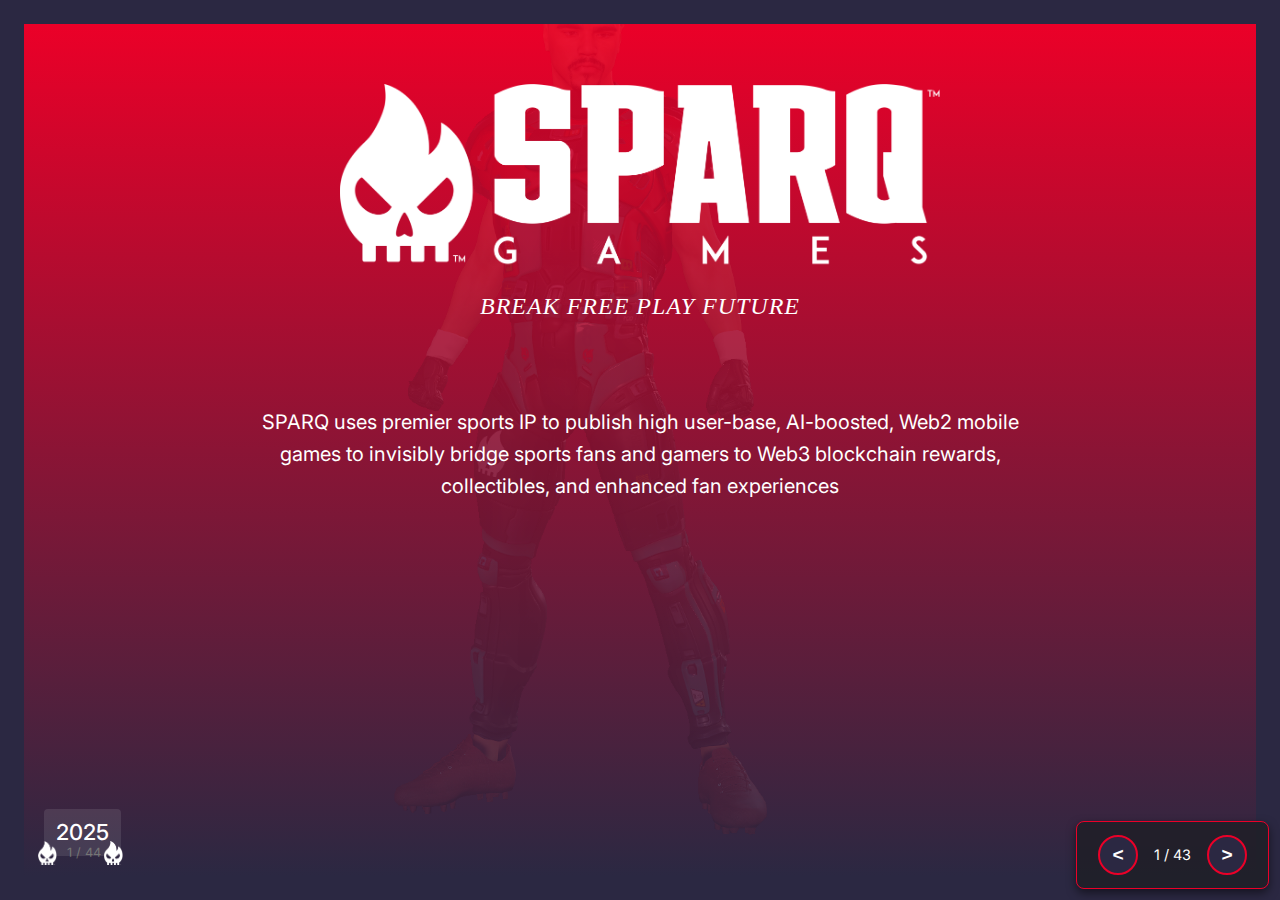
<file: index.html>
<!DOCTYPE html>
<html lang="en">
<head>
    <meta charset="UTF-8">
    <meta name="viewport" content="width=device-width, initial-scale=1.0">
    <title>Sparq Games - Pitch Deck</title>
    <link rel="preconnect" href="https://fonts.googleapis.com">
    <link rel="preconnect" href="https://fonts.gstatic.com" crossorigin>
    <link href="https://fonts.googleapis.com/css2?family=Inter:wght@300;400;500;600;700&display=swap" rel="stylesheet">
    <link rel="stylesheet" href="css/fonts.css">
    <link rel="stylesheet" href="css/styles.css">
    <link rel="stylesheet" href="css/slides.css">
    <link rel="stylesheet" href="css/new_slides.css">
    <link rel="stylesheet" href="css/slide1.css">
</head>
<body>
    <div class="presentation-container">
        <!-- Slide navigation controls -->
        <div class="nav-controls">
            <button class="nav-btn prev-btn" onclick="prevSlide()">&lt;</button>
            <span id="slide-counter">1 / 44</span>
            <button class="nav-btn next-btn" onclick="nextSlide()">&gt;</button>
        </div>

        <!-- Slides Container -->
        <div class="slides-container">
            <!-- Slide 1: SPARQ Logo -->
            <section class="slide slide-active" id="slide-1">
                <div class="slide1-bg">
                    <div class="hero-bg-overlay"></div>
                    <div class="content sparq-intro">
                        <div class="logo-container">
                            <img src="attached_assets/Logo_Skull_Wordmark(White).png" alt="SPARQ - BREAK FREE PLAY FUTURE" class="main-logo">
                            <p class="tagline">BREAK FREE PLAY FUTURE</p>
                        </div>
                        <div class="intro-content">
                            <p class="centered-text intro-text">SPARQ uses premier sports IP to publish high user-base, AI-boosted, Web2 mobile games to invisibly bridge sports fans and gamers to Web3 blockchain rewards, collectibles, and enhanced fan experiences</p>
                        </div>
                        <div class="slide1-footer">
                            <div class="year-text">2025</div>
                        </div>
                        <!-- Slide Footer with Skull Logo -->
                        <div class="slide-footer">
                        <img src="attached_assets/Footer_Logo_Skull(White).png" alt="Sparq Skull Logo" class="footer-logo-img">
                        <span class="slide-footer-text">1 / 44</span>
                    </div>
                </div>
            </section>

            <!-- Slide 2: Mission -->
            <section class="slide gradient-bg-dark" id="slide-2">
                <div class="content mission">
                    <div class="header">
                        <h1 class="title text-teal font-adam text-uppercase">Mission</h1>
                    </div>
                    <div class="mission-content">
                        <p class="text-white mb-sm">We're on a mission to disrupt the gaming industry with a revolutionary mobile game publishing platform that harnesses the power of modern technologies and cutting-edge AI.</p>
                        <p class="text-white mb-sm">Our goal is to create the most fun, immersive, and engaging mobile sports games in the world, while fostering a culture of creativity, innovation, and happiness.</p>
                        
                        <div class="values-section mt-sm">
                            <h3 class="accent-title text-white text-center mb-sm">Our Core Values</h3>
                            <div class="grid-3x3">
                                <div class="grid-item">
                                    <h4 class="text-red font-adam mb-xs">People-Centric</h4>
                                    <ul>
                                        <li>We prioritize the well-being, happiness, and growth of our employees, athletes, and gamers</li>
                                        <li>We strive to create a workplace that defies industry labor challenges, where people can thrive, grow, and love what they do</li>
                                    </ul>
                                </div>
                                <div class="grid-item">
                                    <h4 class="text-red font-adam mb-xs">Unleash Creativity</h4>
                                    <ul>
                                        <li>We empower our employees to focus on the most exciting and creative aspects of their job, leveraging AI to eliminate tedious tasks and unlock human potential</li>
                                    </ul>
                                </div>
                                <div class="grid-item">
                                    <h4 class="text-red font-adam mb-xs">Enrich Lives</h4>
                                    <ul>
                                        <li>We partner with athletes to help them build their brand, achieve financial enrichment, and secure a brighter future</li>
                                    </ul>
                                </div>
                                <div class="grid-item">
                                    <h4 class="text-red font-adam mb-xs">Fun Above All</h4>
                                    <ul>
                                        <li>We're dedicated to crafting games that are ridiculously fun, merging the worlds of sports fans and sports gamers to create a vibrant, interactive, and inclusive community. We listen to feedback, iterate, and innovate to deliver the best gaming experiences possible</li>
                                    </ul>
                                </div>
                            </div>
                        </div>
                    </div>
                    
                    <!-- Slide Footer with Skull Logo -->
                    <div class="slide-footer">
                        <img src="attached_assets/Footer_Logo_Skull(White).png" alt="Sparq Skull Logo" class="footer-logo-img">
                        <span class="slide-footer-text">2 / 44</span>
                    </div>
                </div>
            </section>

            <!-- Slide 3: Web3 Simplified -->
            <section class="slide gradient-bg-teal" id="slide-3">
                <div class="content web3-simplified">
                    <div class="header">
                        <h1 class="title text-white font-adam text-uppercase">Web3 Simplified</h1>
                    </div>
                    <div class="web3-content">
                        <p class="text-white mb-sm">Web3 is the next internet evolution where users own and control their digital assets, data, and online experiences</p>
                        
                        <div class="web-evolution mb-sm">
                            <div class="three-column">
                                <div class="web-column">
                                    <h3 class="font-neodex text-white mb-xs">Web 1</h3>
                                    <div class="web-icon mb-xs">
                                        <svg width="40" height="40" viewBox="0 0 24 24" fill="none" xmlns="http://www.w3.org/2000/svg">
                                            <path d="M12 4V8M3 8H21H3ZM5 8V18C5 19.1046 5.89543 20 7 20H17C18.1046 20 19 19.1046 19 18V8H5Z" stroke="white" stroke-width="2" stroke-linecap="round" stroke-linejoin="round"/>
                                        </svg>
                                    </div>
                                    <p class="text-white mb-xs"><strong>READ-ONLY</strong></p>
                                    <ul>
                                        <li>Consuming information</li>
                                    </ul>
                                </div>
                                
                                <div class="web-column">
                                    <h3 class="font-neodex text-white mb-xs">Web 2</h3>
                                    <div class="web-icon mb-xs">
                                        <svg width="40" height="40" viewBox="0 0 24 24" fill="none" xmlns="http://www.w3.org/2000/svg">
                                            <path d="M12 4V8M3 8H21H3ZM5 8V18C5 19.1046 5.89543 20 7 20H17C18.1046 20 19 19.1046 19 18V8H5Z" stroke="white" stroke-width="2" stroke-linecap="round" stroke-linejoin="round"/>
                                            <path d="M8 12L10 14L16 10" stroke="white" stroke-width="2" stroke-linecap="round" stroke-linejoin="round"/>
                                        </svg>
                                    </div>
                                    <p class="text-white mb-xs"><strong>READ-WRITE</strong></p>
                                    <ul>
                                        <li>Creating content on platforms owned by big companies like Facebook and YouTube who take ownership of your content</li>
                                    </ul>
                                </div>
                                
                                <div class="web-column highlight">
                                    <h3 class="font-neodex text-red mb-xs">Web 3</h3>
                                    <div class="web-icon mb-xs">
                                        <svg width="40" height="40" viewBox="0 0 24 24" fill="none" xmlns="http://www.w3.org/2000/svg">
                                            <path d="M12 4V8M3 8H21H3ZM5 8V18C5 19.1046 5.89543 20 7 20H17C18.1046 20 19 19.1046 19 18V8H5Z" stroke="#EB0028" stroke-width="2" stroke-linecap="round" stroke-linejoin="round"/>
                                            <path d="M8 12L10 14L16 10" stroke="#EB0028" stroke-width="2" stroke-linecap="round" stroke-linejoin="round"/>
                                            <circle cx="12" cy="12" r="3" stroke="#EB0028" stroke-width="2"/>
                                        </svg>
                                    </div>
                                    <p class="text-red mb-xs"><strong>READ-WRITE-OWN</strong></p>
                                    <ul>
                                        <li>You actually own your pieces of the digital world</li>
                                    </ul>
                                </div>
                            </div>
                        </div>
                        
                        <div class="web3-approach mt-sm">
                            <div class="grid-item">
                                <p>Web3 represents a fundamental economic shift comparable to the rise of smartphones or e-commerce, creating trillions in market value as it transitions from early adopters to mainstream users.</p>
                                <p>Web3 is rewiring how ownership and value work in the digital realm, creating new markets and opportunities that extend far beyond cryptocurrencies.</p>
                            </div>
                        </div>
                    </div>
                    
                    <!-- Slide Footer with Skull Logo -->
                    <div class="slide-footer">
                        <img src="attached_assets/Footer_Logo_Skull(White).png" alt="Sparq Skull Logo" class="footer-logo-img">
                        <span class="slide-footer-text">3 / 44</span>
                    </div>
                </div>
            </section>

            <!-- Slide 4: The Problem -->
            <section class="slide" id="slide-4">
                <div class="content problem">
                    <div class="header">
                        <h1 class="title">The Problem</h1>
                    </div>
                    <div class="problem-content">
                        <p>Web3 must cross the adoption gap to unlock billions in massive economic value – beyond the current, paltry 5% Web3 penetration rate – by making it easier to understand and enjoy for the next generation of users</p>
                        
                        <div class="stats-group">
                            <div class="stat-item">
                                <h3>$229B</h3>
                                <p>Web3 blockchain market projected by 2034 (44.9% CAGR from 2024)</p>
                            </div>
                            
                            <div class="stat-item">
                                <h3>5%</h3>
                                <p>Only 5% of total addressable market captured today because the industry has made it too complex</p>
                                <ul>
                                    <li>11 market points remain in Early Adopters segment</li>
                                    <li>35 market points in untapped Early Majority</li>
                                </ul>
                            </div>
                            
                            <div class="stat-item">
                                <h3>Critical challenge:</h3>
                                <p>Bridging the gap between tech-savvy early adopters and mainstream pragmatic users</p>
                            </div>
                        </div>
                        
                        <div class="chart-section">
                            <p>[Chart showing market penetration rates with dollar values: $5.7B, $31B, $77B]</p>
                            <p class="text-center">No fans in the stands! Penetration Rate</p>
                        </div>
                        
                        <div class="solution-callout">
                            <h3 class="red-glow">SPARQ SOLVES THIS CHALLENGE</h3>
                        </div>
                    </div>
                    
                    <!-- Slide Footer with Skull Logo -->
                    <div class="slide-footer">
                        <img src="attached_assets/Footer_Logo_Skull(White).png" alt="Sparq Skull Logo" class="footer-logo-img">
                        <span class="slide-footer-text">4 / 44</span>
                    </div>
                </div>
            </section>

            <!-- Slide 5: Web3 Games Failed to Match Web2 Mobile Game Success -->
            <section class="slide" id="slide-5">
                <div class="content web3-games-failure">
                    <div class="header">
                        <h1 class="title">Web3 Games Failed to Match Web2 Mobile Game Success</h1>
                    </div>
                    <div class="web3-failure-content">
                        <p>Web3 games have failed miserably to achieve the same level of mass user adoption and financial success as traditional Web2 mobile games</p>
                        
                        <div class="failure-reasons">
                            <div class="reason">
                                <h3>High Startup Costs</h3>
                                <ul>
                                    <li>Web3 games cost too much for players versus F2P (free to play)</li>
                                    <li>Users need to purchase NFTs or tokens just to begin playing</li>
                                </ul>
                            </div>
                            
                            <div class="reason">
                                <h3>Speculation Focus</h3>
                                <ul>
                                    <li>Web3 games became speculation vehicles rather than entertainment</li>
                                    <li>The "play-to-earn" model prioritized financial returns over enjoyable gameplay, attracting investors rather than gamers</li>
                                </ul>
                            </div>
                            
                            <div class="reason">
                                <h3>Unsustainable Economics</h3>
                                <ul>
                                    <li>Web3 games relied on new player inflows to sustain their economies</li>
                                    <li>When growth slowed, token values collapsed, causing mass player exodus</li>
                                </ul>
                            </div>
                            
                            <div class="reason">
                                <h3>User Experience Problems</h3>
                                <ul>
                                    <li>Things like setting up crypto wallets, purchasing tokens, and understanding blockchain created friction for users accustomed to one-click app downloads</li>
                                    <li>Web3 games prioritized tokenomics over polished, engaging gameplay</li>
                                </ul>
                            </div>
                            
                            <div class="reason">
                                <h3>Technical Issues</h3>
                                <ul>
                                    <li>Blockchain limitations created problems with transaction speeds, gas fees, and overall performance that traditional games don't face</li>
                                </ul>
                            </div>
                            
                            <div class="reason">
                                <h3>Market and Design Challenges</h3>
                                <ul>
                                    <li>Misaligned incentives meant Web3 games struggle with balancing player economics, developer sustainability, and investor returns, creating fundamental economic design challenges</li>
                                </ul>
                            </div>
                            
                            <div class="reason">
                                <h3>Limited Target Audience</h3>
                                <ul>
                                    <li>The overlap between cryptocurrency enthusiasts and gamers is smaller than anticipated, limiting the potential user base</li>
                                </ul>
                            </div>
                            
                            <div class="reason">
                                <h3>Regulatory Uncertainty</h3>
                                <ul>
                                    <li>Concerns about gambling laws, securities regulations, and taxation have complicated the Web3 gaming landscape</li>
                                </ul>
                            </div>
                        </div>
                    </div>
                    
                    <!-- Slide Footer with Skull Logo -->
                    <div class="slide-footer">
                        <img src="attached_assets/Footer_Logo_Skull(White).png" alt="Sparq Skull Logo" class="footer-logo-img">
                        <span class="slide-footer-text">5 / 44</span>
                    </div>
                </div>
            </section>

            <!-- Slide 6: By Contrast, Mobile Gaming is Recession Proof -->
            <section class="slide" id="slide-6">
                <div class="content recession-proof">
                    <div class="header">
                        <h1 class="title">By Contrast, Mobile Gaming is Recession Proof</h1>
                    </div>
                    <div class="recession-content">
                        <p>Mobile games have grown in popularity through every single economic cycle since inception</p>
                        <p>Mobile gaming is 2X the size of music and film combined and generates 53% of the total gaming category with a CAGR of 18.2% through 2032</p>
                        
                        <div class="recession-insights">
                            <ul>
                                <li>Consumer behavior consistently shows a flight to affordable digital entertainment in uncertain times, making mobile games a staple hobby whether the stock market is soaring or slumping</li>
                                <li>The 2008 crisis proved that mobile games could thrive as cheap entertainment as other options faltered</li>
                                <li>The 2020 COVID crash supercharged mobile gaming usage and revenue to unprecedented levels</li>
                                <li>The current 2024 period finds mobile gaming usage high and widespread</li>
                                <li>The mobile games industry has weathered any downturn with remarkable resilience, adapting to consumer needs and emerging even larger in audience size after each crisis</li>
                            </ul>
                            <p>Source: Sensor Tower, December 2025 Research Paper</p>
                        </div>
                    </div>
                    
                    <!-- Slide Footer with Skull Logo -->
                    <div class="slide-footer">
                        <img src="attached_assets/Footer_Logo_Skull(White).png" alt="Sparq Skull Logo" class="footer-logo-img">
                        <span class="slide-footer-text">6 / 44</span>
                    </div>
                </div>
            </section>

            <!-- Slide 7: COLLEGE SPORTS -->
            <section class="slide" id="slide-7">
                <div class="content college-sports">
                    <div class="header">
                        <h1 class="title">COLLEGE SPORTS:<br>The Multi-Billion Dollar IP Powerhouse Feeding Sparq's Games Slate</h1>
                    </div>
                    <div class="college-content">
                        <p>Our college sports license represents access to the most valuable and passionate fan ecosystem in global sports, with revenue exceeding major professional leagues</p>
                        
                        <h3>Global Sports Leagues by Revenue in Billions (2023-24)</h3>
                        <div class="revenue-table">
                            <div class="revenue-row">
                                <div class="league">NFL</div>
                                <div class="amount">$19.0</div>
                            </div>
                            <div class="revenue-row">
                                <div class="league">NCAA College Sports</div>
                                <div class="amount">$18.9</div>
                            </div>
                            <div class="revenue-row">
                                <div class="league">MLB</div>
                                <div class="amount">$10.9</div>
                            </div>
                            <div class="revenue-row">
                                <div class="league">NBA</div>
                                <div class="amount">$9.9</div>
                            </div>
                            <div class="revenue-row">
                                <div class="league">Premier League</div>
                                <div class="amount">$6.5</div>
                            </div>
                            <div class="revenue-row">
                                <div class="league">NHL</div>
                                <div class="amount">$5.9</div>
                            </div>
                        </div>
                        
                        <div class="college-sections">
                            <div class="section">
                                <h3>PENT UP DEMAND</h3>
                                <ul>
                                    <li>Due to NIL litigation, gamers haven't had a game with NCAA trademarked athletes for over a DECADE</li>
                                    <li>65% of the U.S. 12+ have a favorite college sports team</li>
                                    <li>70% of college students play mobile games</li>
                                    <li>203 million mobile gamers in the United States</li>
                                    <li>EA's return in 06/24 with EA College Football 24 proved there's massive demand: $500M of sales in five (5) days</li>
                                </ul>
                            </div>
                            
                            <div class="section">
                                <h3>UNIQUE MARKET POSITION</h3>
                                <p>College sports occupies a distinct cultural position in the American sports landscape and the emotional connection to college teams transcends professional sports loyalty, creating unique monetization opportunities in gaming.</p>
                                <p>Source: Sports Media Watch, January 2025; Statistica, October 2024</p>
                            </div>
                        </div>
                    </div>
                    
                    <!-- Slide Footer with Skull Logo -->
                    <div class="slide-footer">
                        <img src="attached_assets/Footer_Logo_Skull(White).png" alt="Sparq Skull Logo" class="footer-logo-img">
                        <span class="slide-footer-text">7 / 44</span>
                    </div>
                </div>
            </section>

            <!-- Slide 8: Sparq Gaming Ecosystem -->
            <section class="slide" id="slide-8">
                <div class="content ecosystem">
                    <div class="header centered">
                        <h1 class="title">Sparq Gaming Ecosystem™</h1>
                    </div>
                    <div class="ecosystem-content">
                        <p>We're crossing the chasm to bring the value of Web3 to the next mass wave of digital consumers</p>
                        
                        <p>Sparq develops premium mobile sports games like our upcoming game, Crown U™, featuring NCAA College Sports licensed trademarks, uniforms, mascots, and stadiums, that secretly drive blockchain adoption by:</p>
                        
                        <ul>
                            <li>Building large-scale user bases through Web2 games with mass appeal
                                <ul>
                                    <li>Not forcing Web3 into the gaming session itself</li>
                                    <li>Web2 gamers outnumber Web3 gamers 100:1</li>
                                </ul>
                            </li>
                            <li>Seamlessly transitioning millions of players to blockchain rewards in The Sparq Locker Room™ without technical friction
                                <ul>
                                    <li>Web2 bridge to Web3</li>
                                </ul>
                            </li>
                            <li>Creating enhanced, on-target, ongoing value for sports fans while driving Web3 adoption with invisible blockchain integration</li>
                        </ul>
                        
                        <div class="ncaa-logo-container">
                            <!-- NCAA logo placeholder -->
                            <div class="ncaa-logo-placeholder">NCAA</div>
                        </div>
                    </div>
                    
                    <!-- Slide Footer with Skull Logo -->
                    <div class="slide-footer">
                        <img src="attached_assets/Footer_Logo_Skull(White).png" alt="Sparq Skull Logo" class="footer-logo-img">
                        <span class="slide-footer-text">8 / 44</span>
                    </div>
                </div>
            </section>

            <!-- Slide 9: The Playbook -->
            <section class="slide" id="slide-9">
                <div class="content playbook">
                    <div class="header">
                        <h1 class="title">The Playbook</h1>
                    </div>
                    <div class="playbook-content">
                        <p>Leverage massive Web2 sports fan bases and enhance their fan experience through Web3 to create the next wave of digital consumers without them knowing it</p>
                        
                        <div class="mass-adoption-playbook">
                            <h3>MASS ADOPTION PLAYBOOK</h3>
                            
                            <div class="playbook-steps">
                                <div class="step">
                                    <h4>Develop Addictive Web2 AAA Sports Games</h4>
                                    <ul>
                                        <li>AI-Driven Publishing System - Sparq Playmaker™</li>
                                        <li>Assemble a team which has intro'ed 35+ titles, 14 AAA IP plays, and 140+ years of gaming expertise</li>
                                        <li>Use AI to design and build Web2 mobile games with tens of millions of players each</li>
                                        <li>Web2 game building model analog is 'pure publisher' Scopely Games™, sold to Saudi-backed Savvy Games Group in June 2024 for $4.9 Billion</li>
                                    </ul>
                                </div>
                                
                                <div class="step">
                                    <h4>Leverage Proprietary Acquisition Engine</h4>
                                    <ul>
                                        <li>Proprietary Gamer Acquisition Engine - SparqPlug™</li>
                                        <li>Our proprietary tech stack accelerates growth and maximizes revenue from Web2 games</li>
                                    </ul>
                                </div>
                                
                                <div class="step">
                                    <h4>Seamless Web3 Integration</h4>
                                    <ul>
                                        <li>Convert millions of Web2 players to Web3 rewards and collectibles without complexity or friction or prior knowledge of Web3 in the Sparq Locker Room™</li>
                                    </ul>
                                </div>
                                
                                <div class="step">
                                    <h4>Community-Driven Virality</h4>
                                    <ul>
                                        <li>Create evangelists who expand our ecosystem through passionate word-of-mouth</li>
                                    </ul>
                                </div>
                            </div>
                        </div>
                        
                        <!-- SPARQ Games logo with tagline -->
                        <div class="sparq-logo-tagline">
                            <img src="attached_assets/Logo_Skull(White).png" alt="Sparq Skull Logo" class="footer-logo-img">
                            <span class="slide-footer-text"><p class="tagline">BREAK FREE PLAY FUTURE</p>
                        </div>
                    </div>
                    
                    <!-- Slide Footer with Skull Logo -->
                    <div class="slide-footer">
                        <img src="attached_assets/Footer_Logo_Skull(White).png" alt="Sparq Skull Logo" class="footer-logo-img">
                        <span class="slide-footer-text">9 / 44</span>
                    </div>
                </div>
            </section>

            <!-- Slide 10: Use AI Everywhere to Be Fast and Ultra-Efficient -->
            <section class="slide" id="slide-10">
                <div class="content ai-efficiency">
                    <div class="header">
                        <h1 class="title">Use AI Everywhere to Be Fast and Ultra-Efficient</h1>
                    </div>
                    <div class="ai-content">
                        <ul class="ai-applications-list">
                            <li>Game Genre Selection</li>
                            <li>Ad Monetization & Optimization</li>
                            <li>Game Development</li>
                            <li>Business Development</li>
                            <li>Organic & Paid User Acquisition</li>
                            <li>Competitive Intelligence</li>
                        </ul>
                        
                        <p>A.I. can enhance hundreds of aspects of game development and publishing, from design to monetization to partnerships</p>
                    </div>
                    
                    <!-- Slide Footer with Skull Logo -->
                    <div class="slide-footer">
                        <img src="attached_assets/Footer_Logo_Skull(White).png" alt="Sparq Skull Logo" class="footer-logo-img">
                        <span class="slide-footer-text">10 / 44</span>
                    </div>
                </div>
            </section>

            <!-- Slide 11: Media Coverage -->
            <section class="slide" id="slide-11">
                <div class="content media-coverage">
                    <div class="header">
                        <h1 class="title">Media Coverage</h1>
                    </div>
                    <div class="media-content">
                        <div class="media-quotes">
                            <div class="quote-item">
                                <p class="quote">"Sparq is not just building games – it's building an ecosystem where fans are rewarded for their passion."</p>
                                <p class="source">- CoinTrust</p>
                            </div>
                            
                            <div class="quote-item">
                                <p class="quote">"Sparq's combination of mobile-first design, licensed sports IP, and blockchain integration opens the door for a new type of sports game publisher."</p>
                                <p class="source">- VentureBeat</p>
                            </div>
                            
                            <div class="quote-item">
                                <p class="quote">"Sparq Bridges Collegiate Sports, Mobile Gaming, and Web3 to Fuel a Large-Scale Sports Gaming Ecosystem."</p>
                                <p class="source">- Mashable</p>
                            </div>
                        </div>
                        
                        <div class="media-screenshots">
                            <div class="screenshot">
                                <!-- Screenshots from media coverage -->
                                <p>[Screenshots of media coverage from VentureBeat, Mashable, and CoinTrust shown with headlines:]</p>
                                <ul>
                                    <li>"Sparq unveils Crown U mobile sports game with AI and blockchain"</li>
                                    <li>"Sparq Inc.™ Bridges Collegiate Sports, Mobile Gaming, and Web3 to Fuel Sports Gaming Ecosystem"</li>
                                    <li>"Sparq Expands Web3 in Sports with Sold-Out NFT Collection"</li>
                                </ul>
                            </div>
                        </div>
                    </div>
                    
                    <!-- Slide Footer with Skull Logo -->
                    <div class="slide-footer">
                        <img src="attached_assets/Footer_Logo_Skull(White).png" alt="Sparq Skull Logo" class="footer-logo-img">
                        <span class="slide-footer-text">11 / 44</span>
                    </div>
                </div>
            </section>

            <!-- Slide 12: Go To Market -->
            <section class="slide" id="slide-12">
                <div class="content go-to-market">
                    <div class="header">
                        <h1 class="title">Go To Market</h1>
                    </div>
                    <div class="gtm-content">
                        <p>AAA IP mobile sports games drive mass usage while the Sparq Locker Room™ delivers seamless, unmatched Web3 experiences with $SPARQ token rewards, exclusive sports collectibles, and premier brand sports promotions</p>
                        
                        <div class="gtm-strategy">
                            <ul>
                                <li><strong>Premium Sports IP Portfolio</strong>
                                    <ul>
                                        <li>Exclusive NCAA license with plans to secure three (3) more licenses and develop up to ten (10) AAA sports-based mobile games by 2030</li>
                                    </ul>
                                </li>
                                <li><strong>Team + AI Advantage</strong>
                                    <ul>
                                        <li>Industry-best Web2 game building talent leveraging advanced AI to create superior games at lower development costs and 1.5X speed</li>
                                    </ul>
                                </li>
                                <li><strong>Proprietary Acquisition Engine</strong>
                                    <ul>
                                        <li>AI-powered platform for efficient user acquisition and retention at scale</li>
                                    </ul>
                                </li>
                                <li><strong>Sparq Locker Room™</strong>
                                    <ul>
                                        <li>Seamless bridge connecting millions of Web2 gamers to Web3 rewards ecosystem</li>
                                    </ul>
                                </li>
                                <li><strong>Community-Driven Growth</strong>
                                    <ul>
                                        <li>Building engaged player communities that amplify reach and value</li>
                                    </ul>
                                </li>
                                <li><strong>Sustainable Tokenomics</strong>
                                    <ul>
                                        <li>Tier 1 exchange utility token designed for long-term ecosystem value creation</li>
                                    </ul>
                                </li>
                            </ul>
                        </div>
                    </div>
                    
                    <!-- Slide Footer with Skull Logo -->
                    <div class="slide-footer">
                        <img src="attached_assets/Footer_Logo_Skull(White).png" alt="Sparq Skull Logo" class="footer-logo-img">
                        <span class="slide-footer-text">12 / 44</span>
                    </div>
                </div>
            </section>

            <!-- Slide 13: Introducing the Sparq Locker Room -->
            <section class="slide" id="slide-13">
                <div class="content locker-room">
                    <div class="header centered">
                        <h1 class="title">Introducing the Sparq Locker Room™</h1>
                    </div>
                    <div class="locker-room-content">
                        <p>Tens of millions of sports fans can seamlessly transition to Web3 without ever seeing or noticing the technology that powers it</p>
                        
                        <div class="section-title">
                            <h3>Web3 Without the Friction</h3>
                            <h4>The Seamless Bridge</h4>
                        </div>
                        
                        <p>Our proprietary platform serves as the ultimate 'Trojan Horse' for blockchain adoption, eliminating complex barriers that have limited Web3 growth:</p>
                        
                        <ul class="feature-list">
                            <li>Earn digital rewards and $SPARQ tokens for simply playing authentic sports games you already love – with invisible Web3 hooks</li>
                            <li>Own and trade digital sports collectibles without crypto wallets or technical knowledge</li>
                            <li>Participate in exclusive promotions from sports and brand partners, as well as universities</li>
                            <li>Turn your rewards into FIAT currency and get deep and exclusive deals sponsored by major consumer brands</li>
                        </ul>
                        
                        <p>This friction-free onboarding strategy quietly converts mainstream gamers into Web3 participants, driving exponential ecosystem growth while maintaining the pure gaming experience.</p>
                        
                        <div class="quote-section">
                            <p class="quote">"Simple, appreciated sports-based benefits without the pain: collectibles, yield, rewards and more are to our games what popcorn and good friends are to the movie theatre. While not the main attraction, they sure make the experience so much better!"</p>
                            <p class="attribution">Dan "DA" Algattas,<br>Director – Company Strategy</p>
                        </div>
                    </div>
                    
                    <!-- Slide Footer with Skull Logo -->
                    <div class="slide-footer">
                        <img src="attached_assets/Footer_Logo_Skull(White).png" alt="Sparq Skull Logo" class="footer-logo-img">
                        <span class="slide-footer-text">13 / 44</span>
                    </div>
                </div>
            </section>

            <!-- Slide 14: Market Opportunity -->
            <section class="slide" id="slide-14">
                <div class="content market-opportunity">
                    <div class="header">
                        <h1 class="title">Market Opportunity</h1>
                    </div>
                    <div class="opportunity-content">
                        <p class="market-intro">Massive-sized, high-CAGR worlds of Web2 gaming, AI, sports business, and Web3 utility tokens intersect to create a simple, beautiful, two-headed unicorn</p>
                        
                        <div class="market-metrics">
                            <div class="market-metric">
                                <h3>Web3 market growing to $229 billion by 2034</h3>
                                <p>44.9% CAGR</p>
                            </div>
                            
                            <div class="market-metric">
                                <h3>AI market will grow to $1.3 trillion by 2030</h3>
                                <p>35.7% CAGR</p>
                            </div>
                            
                            <div class="market-metric">
                                <h3>Mobile game market will grow to $775.7 billion by 2032</h3>
                                <p>18.2% CAGR</p>
                            </div>
                            
                            <div class="market-metric">
                                <h3>NIL payments to student-athletes are projected to grow to $2.55 billion by 2026</h3>
                                <p>29% CAGR</p>
                            </div>
                            
                            <div class="market-metric">
                                <h3>The broader sports analytics market, which would include platforms like SPARQ, is projected to reach $8.4 billion by 2026</h3>
                                <p>27.3% CAGR</p>
                            </div>
                            
                            <div class="market-metric">
                                <h3>65% of Americans over the age of 12 have a favorite college sports team</h3>
                                <p>225.4 million fans in U.S. alone</p>
                            </div>
                            
                            <div class="market-metric">
                                <h3>70% of college students play video games</h3>
                            </div>
                        </div>
                    </div>
                    
                    <!-- Slide Footer with Skull Logo -->
                    <div class="slide-footer">
                        <img src="attached_assets/Footer_Logo_Skull(White).png" alt="Sparq Skull Logo" class="footer-logo-img">
                        <span class="slide-footer-text">14 / 44</span>
                    </div>
                </div>
            </section>

            <!-- Slide 15: Business Model -->
            <section class="slide" id="slide-15">
                <div class="content business-model">
                    <div class="header">
                        <h1 class="title">Business Model</h1>
                    </div>
                    <div class="model-content">
                        <p class="business-intro">Combining two large revenue models from Web2 and Web3 creates large scale revenue and profit opportunities for the Sparq Gaming Ecosystem</p>
                        
                        <div class="business-sections">
                            <div class="business-section">
                                <h3>Web2 Gaming</h3>
                                <ul>
                                    <li>Microtransactions</li>
                                    <li>Ad Sales</li>
                                    <li>Subscription and VIP Packages</li>
                                </ul>
                            </div>
                            
                            <div class="business-section">
                                <h3>Web3 Sales & Royalties</h3>
                                <ul>
                                    <li>Revenue from the resale of items once minted as Tokens</li>
                                </ul>
                            </div>
                            
                            <div class="business-section">
                                <h3>Brand Partnership Revenue</h3>
                                <ul>
                                    <li>Income generated from brand partnership carriage deals</li>
                                </ul>
                            </div>
                            
                            <div class="business-section">
                                <h3>Data & Analytics</h3>
                                <ul>
                                    <li>Insights for Universities and Athletic Departments</li>
                                </ul>
                            </div>
                            
                            <div class="business-section">
                                <h3>DeFi Revenue</h3>
                                <ul>
                                    <li>Revenue from all DeFi and other Web3 activities</li>
                                </ul>
                            </div>
                            
                            <div class="business-section">
                                <h3>Licensing Fees</h3>
                                <ul>
                                    <li>Earnings from licensing agreements</li>
                                </ul>
                            </div>
                        </div>
                    </div>
                    
                    <!-- Slide Footer with Skull Logo -->
                    <div class="slide-footer">
                        <img src="attached_assets/Footer_Logo_Skull(White).png" alt="Sparq Skull Logo" class="footer-logo-img">
                        <span class="slide-footer-text">15 / 44</span>
                    </div>
                </div>
            </section>
            
            <!-- Slide 16: Traction -->
            <section class="slide" id="slide-16">
                <div class="content traction">
                    <div class="header">
                        <h1 class="title">Traction</h1>
                    </div>
                    <div class="traction-content">
                        <p class="traction-intro">Past mid-field with cleats in the ground from an outstanding technology, sports, gaming, Web3, and governance team</p>
                        
                        <div class="traction-milestones">
                            <div class="milestone">
                                <h3>Licensing</h3>
                                <ul>
                                    <li>Attained license through Collegiate Licensing Company (CLC) to use college trademarks at over 700 universities and 190,000 college athletes</li>
                                    <li>License being extended through 2030</li>
                                    <li>Two (2) additional licenses being sought (College Sports Trivia and Mascot Mayhem™)</li>
                                </ul>
                            </div>
                            
                            <div class="milestone">
                                <h3>Team & Development</h3>
                                <ul>
                                    <li>Assembled a game-building team with over 140 years of experience which has worked on numerous AAA licenses, and over 35 titles; first game in pre-production for Q1/26</li>
                                </ul>
                            </div>
                            
                            <div class="milestone">
                                <h3>Data & Analytics</h3>
                                <ul>
                                    <li>Agreement with Sensor Tower™ to utilize data for AI purposes covering over 45k game titles and all activity in the Apple and Google stores</li>
                                </ul>
                            </div>
                            
                            <div class="milestone">
                                <h3>Community & Social</h3>
                                <ul>
                                    <li>41,800 followers within one (1) month on X</li>
                                    <li>26,000 followers within one (1) month on Discord</li>
                                </ul>
                            </div>
                            
                            <div class="milestone">
                                <h3>Token Development</h3>
                                <ul>
                                    <li>Over 14 months of work on $SPARQ token to ensure regulatory compliance</li>
                                    <li>$SPARQ token currently in private sales mode prior to TGE (Token Generating Event)</li>
                                </ul>
                            </div>
                        </div>
                    </div>
                    
                    <!-- Slide Footer with Skull Logo -->
                    <div class="slide-footer">
                        <img src="attached_assets/Footer_Logo_Skull(White).png" alt="Sparq Skull Logo" class="footer-logo-img">
                        <span class="slide-footer-text">16 / 44</span>
                    </div>
                </div>
            </section>

            <!-- Slide 17: Game Experienced CEO -->
            <section class="slide" id="slide-17">
                <div class="content ceo-profile">
                    <div class="header">
                        <h1 class="title">Game Experienced CEO</h1>
                    </div>
                    <div class="ceo-content">
                        <p>Jan Horsfall ran the marketing unit at Valvoline and moved on to tech juggernaut, Lycos, which had the fastest IPO in NASDAQ history and a stock surge of 3,100% before being sold for $4.5 billion. Then held CEO roles at Gemini Voice (acquired by Novo Networks), Gelazzi (bought by Big Freeze), Universal Energy (sold to PetroChoice) and served as the CMO at Turbine Games (acquired by Warner Bros). He is a member of NorthWestern Energy's board (NASDAQ: NWE) and recently completed work through MIT Sloan CSAIL (Comp Sci AI Lab) studying AI: Implications for Business Strategy.</p>
                        
                        <p>Horsfall was brought into Turbine Games™ (Boston) when the maker of Lord of the Rings Online and Dungeons and Dragons Online was losing $16 million per year. He helped lead the 380-person company through major change, including introducing the first free-to-play (F2P) premium game in North America and Europe. The result was a surge of users and a run rate of $55 million per year, before putting the company into play. Reacting to a stalking horse situation, restructured Turbine was sold to Warner Bros. Interactive Entertainment. Turbine is now WB Games Boston.</p>
                        
                        <div class="ceo-images">
                            <div class="image-placeholder">
                                <!-- CEO Image -->
                            </div>
                        </div>
                    </div>
                    
                    <!-- Slide Footer with Skull Logo -->
                    <div class="slide-footer">
                        <img src="attached_assets/Footer_Logo_Skull(White).png" alt="Sparq Skull Logo" class="footer-logo-img">
                        <span class="slide-footer-text">17 / 44</span>
                    </div>
                </div>
            </section>

            <!-- Slide 18: 140 Years of Game Development Leadership -->
            <section class="slide" id="slide-18">
                <div class="content leadership">
                    <div class="header">
                        <h1 class="title">140 Years of Game Development Leadership</h1>
                    </div>
                    <div class="leadership-content">
                        <div class="leadership-grid">
                            <div class="leader">
                                <div class="leader-image">
                                    <!-- Leader image placeholder -->
                                </div>
                                <h3>Jeffrey Steefel</h3>
                                <p>Head of Games</p>
                            </div>
                            <div class="leader">
                                <div class="leader-image">
                                    <!-- Leader image placeholder -->
                                </div>
                                <h3>Michelle Kahle</h3>
                                <p>Dir. Sales Enablement - Valvoline</p>
                            </div>
                            <div class="leader">
                                <div class="leader-image">
                                    <!-- Leader image placeholder -->
                                </div>
                                <h3>David Ortiz</h3>
                                <p>CEO & CFO - SimWin Sports</p>
                            </div>
                            <div class="leader">
                                <div class="leader-image">
                                    <!-- Leader image placeholder -->
                                </div>
                                <h3>Craig Alexander</h3>
                                <p>COO - Endless Games</p>
                            </div>
                            <div class="leader">
                                <div class="leader-image">
                                    <!-- Leader image placeholder -->
                                </div>
                                <h3>Adam Mersky</h3>
                                <p>Mgng Ptnr - The Amplifier Group</p>
                            </div>
                            <div class="leader">
                                <div class="leader-image">
                                    <!-- Leader image placeholder -->
                                </div>
                                <h3>Jon Embree</h3>
                                <p>Asst HC - Miami Dolphins</p>
                            </div>
                            <div class="leader">
                                <div class="leader-image">
                                    <!-- Leader image placeholder -->
                                </div>
                                <h3>Jim Drewry</h3>
                                <p>VP Product Platform - G-P</p>
                            </div>
                            <div class="leader">
                                <div class="leader-image">
                                    <!-- Leader image placeholder -->
                                </div>
                                <h3>Mark Rogers</h3>
                                <p>Partner at Wilkes Artis, Chartered</p>
                            </div>
                        </div>
                    </div>
                    
                    <!-- Slide Footer with Skull Logo -->
                    <div class="slide-footer">
                        <img src="attached_assets/Footer_Logo_Skull(White).png" alt="Sparq Skull Logo" class="footer-logo-img">
                        <span class="slide-footer-text">18 / 44</span>
                    </div>
                </div>
            </section>

            <!-- Slide 19: Deep Relationships in the Sports World -->
            <section class="slide" id="slide-19">
                <div class="content deep-relationships">
                    <div class="header">
                        <h1 class="title">Deep Relationships in the Sports World</h1>
                    </div>
                    <div class="relationships-content">
                        <div class="relationship-leaders">
                            <div class="leader">
                                <div class="leader-image">
                                    <!-- Leader image placeholder -->
                                </div>
                                <h3>Tony Dye</h3>
                                <p>President, Product</p>
                            </div>
                            <div class="leader">
                                <div class="leader-image">
                                    <!-- Leader image placeholder -->
                                </div>
                                <h3>Mark Coughlin</h3>
                                <p>Board Chair</p>
                            </div>
                            <div class="leader">
                                <div class="leader-image">
                                    <!-- Leader image placeholder -->
                                </div>
                                <h3>George Davis</h3>
                                <p>Partnerships</p>
                            </div>
                        </div>
                        
                        <div class="relationship-connections">
                            <div class="connection-item">
                                <h3>NCAA</h3>
                                <p>Exclusive licensing agreement for college sports IP</p>
                            </div>
                            <div class="connection-item">
                                <h3>Athletes</h3>
                                <p>Direct partnerships with current and former college athletes</p>
                            </div>
                            <div class="connection-item">
                                <h3>Universities</h3>
                                <p>Relationships with athletic departments across major conferences</p>
                            </div>
                            <div class="connection-item">
                                <h3>Brands</h3>
                                <p>Partnerships with major sports and consumer brands</p>
                            </div>
                        </div>
                    </div>
                    
                    <!-- Slide Footer with Skull Logo -->
                    <div class="slide-footer">
                        <img src="attached_assets/Footer_Logo_Skull(White).png" alt="Sparq Skull Logo" class="footer-logo-img">
                        <span class="slide-footer-text">19 / 44</span>
                    </div>
                </div>
            </section>

            <!-- Slide 20: Sparq Inc. Advisory Board -->
            <section class="slide" id="slide-20">
                <div class="content advisory-board">
                    <div class="header">
                        <h1 class="title">Sparq Inc. Advisory Board</h1>
                    </div>
                    <div class="advisory-content">
                        <div class="advisory-grid">
                            <div class="advisor">
                                <div class="advisor-image">
                                    <!-- Advisor image placeholder -->
                                </div>
                                <h3>Michelle Kahle</h3>
                                <p>Dir. Sales Enablement - Valvoline</p>
                            </div>
                            <div class="advisor">
                                <div class="advisor-image">
                                    <!-- Advisor image placeholder -->
                                </div>
                                <h3>David Ortiz</h3>
                                <p>CEO & CFO - SimWin Sports</p>
                            </div>
                            <div class="advisor">
                                <div class="advisor-image">
                                    <!-- Advisor image placeholder -->
                                </div>
                                <h3>Craig Alexander</h3>
                                <p>COO - Endless Games</p>
                            </div>
                            <div class="advisor">
                                <div class="advisor-image">
                                    <!-- Advisor image placeholder -->
                                </div>
                                <h3>Adam Mersky</h3>
                                <p>Mgng Ptnr - The Amplifier Group</p>
                            </div>
                            <div class="advisor">
                                <div class="advisor-image">
                                    <!-- Advisor image placeholder -->
                                </div>
                                <h3>Jon Embree</h3>
                                <p>Asst HC - Miami Dolphins</p>
                            </div>
                            <div class="advisor">
                                <div class="advisor-image">
                                    <!-- Advisor image placeholder -->
                                </div>
                                <h3>Jim Drewry</h3>
                                <p>VP Product Platform - G-P</p>
                            </div>
                        </div>
                    </div>
                    
                    <!-- Slide Footer with Skull Logo -->
                    <div class="slide-footer">
                        <img src="attached_assets/Footer_Logo_Skull(White).png" alt="Sparq Skull Logo" class="footer-logo-img">
                        <span class="slide-footer-text">20 / 44</span>
                    </div>
                </div>
            </section>

            <!-- Slide 21: Sparq Inc. Board of Directors -->
            <section class="slide" id="slide-21">
                <div class="content board-directors">
                    <div class="header">
                        <h1 class="title">Sparq Inc. Board of Directors</h1>
                    </div>
                    <div class="board-content">
                        <div class="board-grid">
                            <div class="board-member">
                                <div class="member-image">
                                    <!-- Member image placeholder -->
                                </div>
                                <h3>Jan Horsfall</h3>
                                <p>Founder & CEO</p>
                            </div>
                            <div class="board-member">
                                <div class="member-image">
                                    <!-- Member image placeholder -->
                                </div>
                                <h3>Fumbi Chima</h3>
                                <p>Board Member</p>
                            </div>
                            <div class="board-member">
                                <div class="member-image">
                                    <!-- Member image placeholder -->
                                </div>
                                <h3>Josef Siebert</h3>
                                <p>Board Member</p>
                            </div>
                            <div class="board-member">
                                <div class="member-image">
                                    <!-- Member image placeholder -->
                                </div>
                                <h3>Adam Mitchell</h3>
                                <p>Board Member</p>
                            </div>
                            <div class="board-member">
                                <div class="member-image">
                                    <!-- Member image placeholder -->
                                </div>
                                <h3>George Dawson</h3>
                                <p>Board Member</p>
                            </div>
                            <div class="board-member">
                                <div class="member-image">
                                    <!-- Member image placeholder -->
                                </div>
                                <h3>Amy Keller</h3>
                                <p>Board Member</p>
                            </div>
                        </div>
                    </div>
                    
                    <!-- Slide Footer with Skull Logo -->
                    <div class="slide-footer">
                        <img src="attached_assets/Footer_Logo_Skull(White).png" alt="Sparq Skull Logo" class="footer-logo-img">
                        <span class="slide-footer-text">21 / 44</span>
                    </div>
                </div>
            </section>

            <!-- Slide 22: For the Culture - $SPARQ Token Experts -->
            <section class="slide" id="slide-22">
                <div class="content token-experts">
                    <div class="header">
                        <h1 class="title">For the Culture - $SPARQ Token Experts</h1>
                    </div>
                    <div class="token-experts-content">
                        <div class="token-expert-profile">
                            <div class="expert-image">
                                <!-- Expert image placeholder -->
                            </div>
                            <h3>Brenton Kasselder</h3>
                            <p>Co-Founder, CEO</p>
                            
                            <div class="token-details">
                                <h4>$SPARQ Token Utility</h4>
                                <ul>
                                    <li>In-game currency across all Sparq games</li>
                                    <li>Player rewards and achievement recognition</li>
                                    <li>Community governance and voting rights</li>
                                    <li>Staking for exclusive game access and items</li>
                                    <li>Transparent economic model and tokenomics</li>
                                </ul>
                            </div>
                        </div>
                        
                        <div class="token-distribution">
                            <h4>Token Distribution</h4>
                            <div class="distribution-chart">
                                <!-- Token distribution chart placeholder -->
                            </div>
                            <div class="distribution-legend">
                                <div class="legend-item"><span class="color-dot" style="background-color: var(--sparq-red);"></span> Players: 40%</div>
                                <div class="legend-item"><span class="color-dot" style="background-color: var(--sparq-teal);"></span> Development: 25%</div>
                                <div class="legend-item"><span class="color-dot" style="background-color: #FFD700;"></span> Community: 20%</div>
                                <div class="legend-item"><span class="color-dot" style="background-color: #888;"></span> Treasury: 15%</div>
                            </div>
                        </div>
                    </div>
                    
                    <!-- Slide Footer with Skull Logo -->
                    <div class="slide-footer">
                        <img src="attached_assets/Footer_Logo_Skull(White).png" alt="Sparq Skull Logo" class="footer-logo-img">
                        <span class="slide-footer-text">22 / 44</span>
                    </div>
                </div>
            </section>

            <!-- Slide 23: Fundraise -->
            <section class="slide" id="slide-23">
                <div class="content fundraise">
                    <div class="header">
                        <h1 class="title">Fundraise</h1>
                    </div>
                    <div class="fundraise-content">
                        <h2 class="fundraise-subheading">Opportunities to invest in both the gaming side and the $SPARQ token side</h2>
                        
                        <div class="fundraise-details">
                            <div class="fundraise-item">
                                <h3>Sparq Inc. Offering</h3>
                                <ul>
                                    <li>SAFE (Simple Agreement for Future Equity)</li>
                                    <li>$100 million valuation cap</li>
                                    <li>Minimum investment: $250K</li>
                                    <li>Lead investor commitment: $2.5M</li>
                                </ul>
                            </div>
                            
                            <div class="fundraise-item">
                                <h3>Use of Funds</h3>
                                <ul>
                                    <li>Game development expansion (45%)</li>
                                    <li>Marketing & user acquisition (25%)</li>
                                    <li>Infrastructure & technology (20%)</li>
                                    <li>Legal & operations (10%)</li>
                                </ul>
                            </div>
                            
                            <div class="fundraise-item">
                                <h3>Timeline</h3>
                                <ul>
                                    <li>Funding close: Q2 2025</li>
                                    <li>Full product launch: Q3 2025</li>
                                    <li>Token presale: Q4 2025</li>
                                    <li>Token public sale: Q1 2026</li>
                                </ul>
                            </div>
                        </div>
                    </div>
                    
                    <!-- Slide Footer with Skull Logo -->
                    <div class="slide-footer">
                        <img src="attached_assets/Footer_Logo_Skull(White).png" alt="Sparq Skull Logo" class="footer-logo-img">
                        <span class="slide-footer-text">23 / 44</span>
                    </div>
                </div>
            </section>

            <!-- Slide 24: For the Culture - $SPARQ Token Experts -->
            <section class="slide" id="slide-24">
                <div class="content token-experts">
                    <div class="header">
                        <h1 class="title">For the Culture - $SPARQ Token Experts</h1>
                    </div>
                    <div class="token-content">
                        <div class="token-info">
                            <h3>$SPARQ Token</h3>
                            <ul>
                                <li>ERC-20 utility token powering the Sparq ecosystem</li>
                                <li>Used for in-game purchases, rewards, and governance</li>
                                <li>Enables transparent value exchange between players</li>
                                <li>Built on energy-efficient Layer 2 technology</li>
                                <li>Compliant with regulatory frameworks</li>
                            </ul>
                            <div class="expert-team">
                                <h3>Expert Team</h3>
                                <ul>
                                    <li>Former fintech executives</li>
                                    <li>Blockchain development specialists</li>
                                    <li>Gaming economy designers</li>
                                    <li>Legal and compliance experts</li>
                                </ul>
                            </div>
                        </div>
                        <div class="token-chart">
                            <div class="pie-chart">
                                <!-- Token allocation chart would go here -->
                            </div>
                            <div class="chart-legend">
                                <div class="legend-item">
                                    <div class="color-box" style="background-color: var(--sparq-red);"></div>
                                    <p>Player Rewards (40%)</p>
                                </div>
                                <div class="legend-item">
                                    <div class="color-box" style="background-color: var(--sparq-teal);"></div>
                                    <p>Operations (20%)</p>
                                </div>
                                <div class="legend-item">
                                    <div class="color-box" style="background-color: var(--sparq-gold);"></div>
                                    <p>Team (15%)</p>
                                </div>
                                <div class="legend-item">
                                    <div class="color-box" style="background-color: var(--sparq-gray);"></div>
                                    <p>Strategic Partners (15%)</p>
                                </div>
                                <div class="legend-item">
                                    <div class="color-box" style="background-color: var(--sparq-light-gray);"></div>
                                    <p>Reserve (10%)</p>
                                </div>
                            </div>
                        </div>
                    </div>
                </div>
            </section>

            <!-- Slide 25: Fundraise -->
            <section class="slide" id="slide-25">
                <div class="content fundraise">
                    <div class="header">
                        <h1 class="title">Fundraise</h1>
                    </div>
                    <div class="fundraise-content">
                        <div class="fundraise-details">
                            <h3>Raising $12M Series A</h3>
                            <ul>
                                <li>$2.5M already committed</li>
                                <li>$9.5M remaining allocation</li>
                                <li>Pre-money valuation: $50M</li>
                                <li>Minimum investment: $250K</li>
                            </ul>
                            <h3>Use of Funds</h3>
                            <ul>
                                <li>Game development expansion (40%)</li>
                                <li>Marketing & user acquisition (30%)</li>
                                <li>Infrastructure & tech (20%)</li>
                                <li>Operations & legal (10%)</li>
                            </ul>
                            <h3>Key Milestones</h3>
                            <ul>
                                <li>Full game launch: Q3 2025</li>
                                <li>1M users: Q1 2026</li>
                                <li>$5M monthly revenue: Q4 2026</li>
                            </ul>
                        </div>
                    </div>
                </div>
            </section>
            
            <!-- Additional slides (26-33) -->
            <!-- Slide 26: Dream no small dreams -->
            <section class="slide" id="slide-26">
                <div class="content dream-quote">
                    <div class="header centered">
                        <h1 class="title">Inspiration</h1>
                    </div>
                    <div class="quote-content">
                        <p class="large-quote">"Dream no small dreams for they have no power to move the hearts of men."</p>
                        <p class="quote-author">- Johann Wolfgang von Goethe</p>
                    </div>
                </div>
            </section>

            <!-- Slide 27: Join the Future of Sports Gaming -->
            <section class="slide" id="slide-27">
                <div class="content join-future">
                    <div class="header centered">
                        <h1 class="title">Join the Future of <span class="highlight">Sports Gaming</span></h1>
                    </div>
                    <div class="future-content">
                        <p class="centered-text">Revolutionizing collegiate esports through innovative mobile gaming and championship series.</p>
                        <div class="cta-section">
                            <a href="#" class="btn-large">GET STARTED</a>
                            <p class="contact-info">info@sparqgames.com</p>
                            <div class="sparq-logo-footer">
                                <svg class="logo-skull" viewBox="0 0 100 100" xmlns="http://www.w3.org/2000/svg">
                                    <path d="M50,10 C30,10 15,25 15,45 C15,65 30,75 30,80 L70,80 C70,75 85,65 85,45 C85,25 70,10 50,10 Z" fill="#FF0026"/>
                                    <circle cx="35" cy="40" r="10" fill="black"/>
                                    <circle cx="65" cy="40" r="10" fill="black"/>
                                    <path d="M35,65 L65,65 L50,80 Z" fill="black"/>
                                    <path d="M50,80 L40,90 L60,90 Z" fill="#FF0026"/>
                                </svg>
                                <p>SPARQ</p>
                            </div>
                        </div>
                    </div>
                </div>
            </section>

            <!-- Slide 28: Disclaimer -->
            <section class="slide" id="slide-28">
                <div class="content disclaimer">
                    <div class="header">
                        <h1 class="title">Disclaimer</h1>
                    </div>
                    <div class="disclaimer-content">
                        <p>This presentation contains forward-looking statements that involve risks and uncertainties. Actual results may differ materially from those indicated in the forward-looking statements. Factors that could cause such differences include, but are not limited to, market conditions, competitive landscape changes, and regulatory developments.</p>
                        <p>All trademarks, service marks, and trade names used in this presentation are the property of their respective owners. The content of this presentation is proprietary and confidential.</p>
                    </div>
                </div>
            </section>

            <!-- Slide 29 (Appendix) -->

            <!-- Slide 30: Why Web3 Matters -->
            <section class="slide" id="slide-30">
                <div class="content web3-matters">
                    <div class="header">
                        <h1 class="title">Why Web3 Matters</h1>
                    </div>
                    <div class="two-column">
                        <div class="left-column">
                            <h3>Technological Advantages</h3>
                            <ul>
                                <li>True Digital Ownership</li>
                                <li>Verifiable Scarcity</li>
                                <li>On-chain Achievements</li>
                                <li>Cross-platform Assets</li>
                            </ul>
                        </div>
                        <div class="right-column">
                            <h3>Business Implications</h3>
                            <ul>
                                <li>New Revenue Streams</li>
                                <li>Player-Owned Economy</li>
                                <li>Community Governance</li>
                                <li>Transparent Value Exchange</li>
                            </ul>
                        </div>
                    </div>
                </div>
            </section>

            <!-- Slide 31: CROWN U - The Ultimate NCAA Party Sports Game -->
            <section class="slide" id="slide-31">
                <div class="content crown-u-ncaa">
                    <div class="header centered">
                        <div class="logo-container">
                            <svg class="crown-logo" viewBox="0 0 100 100" xmlns="http://www.w3.org/2000/svg">
                                <path d="M20,70 L20,40 L50,25 L80,40 L80,70 Z" fill="#FFD700"/>
                                <path d="M40,55 L40,65 L60,65 L60,55 Z" fill="black"/>
                                <text x="50" y="62" font-family="Arial" font-size="15" text-anchor="middle" fill="black">U</text>
                            </svg>
                            <h1 class="title">CROWN U <span class="subtitle">The Ultimate NCAA Party Sports Game</span></h1>
                        </div>
                    </div>
                    <div class="ncaa-content">
                        <div class="game-features">
                            <h3>Mobile Game Features</h3>
                            <ul>
                                <li>Campus Clash - PvP team competition</li>
                                <li>Mascot Mayhem - Character-driven battles</li>
                                <li>Sports Trivia - Knowledge-based challenges</li>
                                <li>Season Events - Tied to real sports calendars</li>
                            </ul>
                        </div>
                        <div class="ncaa-integration">
                            <h3>College Sports Integration</h3>
                            <ul>
                                <li>Licensed school content</li>
                                <li>Real mascots and traditions</li>
                                <li>Game day activations</li>
                                <li>Alumni engagement</li>
                            </ul>
                        </div>
                    </div>
                </div>
            </section>

            <!-- Slide 32: CROWN U ROLLOUT SCHEDULE -->
            <section class="slide" id="slide-32">
                <div class="content crown-u-rollout">
                    <div class="header centered">
                        <h1 class="title">CROWN U ROLLOUT SCHEDULE</h1>
                    </div>
                    <div class="rollout-content">
                        <div class="timeline">
                            <div class="phase">
                                <h3>Phase 1: Summer 2025</h3>
                                <ul>
                                    <li>Initial release with 25 schools</li>
                                    <li>Core gameplay features</li>
                                    <li>Basic tournament structure</li>
                                </ul>
                            </div>
                            <div class="phase current">
                                <h3>Phase 2: Fall 2025</h3>
                                <ul>
                                    <li>Expansion to 65 schools</li>
                                    <li>Launch of Championship Series</li>
                                    <li>Integration with game day events</li>
                                </ul>
                            </div>
                            <div class="phase">
                                <h3>Phase 3: Spring 2026</h3>
                                <ul>
                                    <li>Full NCAA coverage (250+ schools)</li>
                                    <li>Advanced spectator features</li>
                                    <li>Pro athlete special appearances</li>
                                </ul>
                            </div>
                        </div>
                        <div class="rollout-info">
                            <p>Our phased rollout strategy allows us to refine gameplay, build community, and expand features based on user feedback while managing technical complexity.</p>
                        </div>
                    </div>
                </div>
            </section>

            <!-- Slide 33: GAME SLATE -->
            <section class="slide" id="slide-33">
                <div class="content game-slate">
                    <div class="header">
                        <h1 class="title">GAME SLATE</h1>
                    </div>
                    <div class="grid-3x3">
                        <div class="grid-item">
                            <div class="game-card">
                                <div class="game-image-placeholder"></div>
                                <h3>Crown U: Campus Clash</h3>
                                <p>Team vs team competition across multiple sports mini-games</p>
                                <p class="release-date">Q3 2025</p>
                            </div>
                        </div>
                        <div class="grid-item">
                            <div class="game-card">
                                <div class="game-image-placeholder"></div>
                                <h3>Crown U: Mascot Mayhem</h3>
                                <p>Battle royale featuring college mascots with special abilities</p>
                                <p class="release-date">Q1 2026</p>
                            </div>
                        </div>
                        <div class="grid-item">
                            <div class="game-card">
                                <div class="game-image-placeholder"></div>
                                <h3>Crown U: Sports Trivia</h3>
                                <p>Knowledge-based competition for hardcore college sports fans</p>
                                <p class="release-date">Q2 2026</p>
                            </div>
                        </div>
                    </div>
                </div>
            </section>
            
            <!-- Slide 34: $Sparq Token Utility -->
            <section class="slide" id="slide-34">
                <div class="content token-utility">
                    <div class="header">
                        <h1 class="title">$Sparq Token Utility</h1>
                    </div>
                    <div class="token-utility-content">
                        <h2>$SPARQ TOKEN: NOT A GAMING TOKEN?</h2>
                        <h3>TOKEN UTILITY WITHOUT IN-GAME INTEGRATION</h3>
                        
                        <p>The $SPARQ token is not integrated directly into in-game economies, minimizing the risk of economic destabilization from token volatility. Allowing world class game designers to build stable in-game economies without counterparty risk of a volatile utility token, avoiding out-of-control inflation or deflation in-game, while leveraging the broader $SPARQ ecosystem.</p>
                        
                        <p>Instead $SPARQ gains value from real revenue token buybacks, and is deflationary via token burns, and our sponsored game rewards marketplace.</p>
                        
                        <p>A growing SPARQ user base will generate greater sponsorship revenue and brand deals for the Platform, creating a situation where MarketPlace rewards can be almost entirely covered by brand sponsors. This means that when $SPARQ rewards are spent on the MarketPlace, eventually the rewards never touch the underlying liquidity pool creating a major deflationary mechanic.</p>
                        
                        <div class="token-highlight">
                            <p>THE $SPARQ TOKEN IS A NATIVE YIELD, GOVERNANCE, & ECOSYSTEM REWARDS DEFLATIONARY TOKEN INTEGRATED INTO THE SPARQ INC. GAMING ECOSYSTEM.</p>
                        </div>
                    </div>
                    
                    <!-- Slide Footer with Skull Logo -->
                    <div class="slide-footer">
                        <img src="attached_assets/Footer_Logo_Skull(White).png" alt="Sparq Skull Logo" class="footer-logo-img">
                        <span class="slide-footer-text">24 / 44</span>
                    </div>
                </div>
            </section>

            <!-- Slide 35: TGE Strategy -->
            <section class="slide" id="slide-35">
                <div class="content tge-strategy">
                    <div class="header">
                        <h1 class="title">TGE Strategy</h1>
                    </div>
                    <div class="tge-strategy-content">
                        <h2>$SPARQ Token Generation Event (TGE) Strategy</h2>
                        <h3>Seizing the late-bear/early-accumulation gap for maximum upside</h3>
                        
                        <div class="tge-grid">
                            <div class="tge-item">
                                <h4>🗓️ Target Launch Window: Q2 2027</h4>
                                <ul>
                                    <li>Launches in late bear / early accumulation phase</li>
                                    <li>Seizing the late-bear/early-accumulation gap for maximum upside</li>
                                    <li>Allows for a 18–24 month bull cycle runway post-TGE</li>
                                    <li>Maximizes strategic visibility before Bitcoin's 2028 halving hype</li>
                                    <li>Chain-Grant Leverage- Q4 2026 RFP for $2M+ grants & UA incentives</li>
                                </ul>
                            </div>
                            
                            <div class="tge-item">
                                <h4>📊 Market Cycle Alignment</h4>
                                <ul>
                                    <li>BTC halving (Apr 2024) → ATH (late 2024) → peak (Q4 2025)</li>
                                    <li>Q2 2027 = trough zone = ideal launch timing for narrative momentum</li>
                                    <li>Mirrors 2016 & 2020 cycle patterns</li>
                                    <li>Q4 2026 RFP for $2M+ grants & UA incentives</li>
                                </ul>
                            </div>
                            
                            <div class="tge-item">
                                <h4>🚀 TGE Advantages</h4>
                                <ul>
                                    <li>Full 24-month upside into 2029 peak with largest Web3 gaming audience</li>
                                    <li>20–30M MAU live-service userbase</li>
                                    <li>Active revenue & marquee sports IP</li>
                                    <li>Enables "top decile Web3 valuation" positioning</li>
                                    <li>Early-mover edge for chain-grant competitions (≥$2M+ target)</li>
                                </ul>
                            </div>
                            
                            <div class="tge-item">
                                <h4>🛡️ Risk Mitigation</h4>
                                <ul>
                                    <li>Multi-chain backup, staged fundraising, full compliance</li>
                                    <li>24-month treasury runway for timeline flexibility</li>
                                    <li>Parallel chain talks & multi-chain fallback</li>
                                    <li>Stage-gated raise with audited KPIs</li>
                                </ul>
                            </div>
                        </div>
                        
                        <div class="execution-roadmap">
                            <h4>Execution Roadmap (Simplified)</h4>
                            <table class="roadmap-table">
                                <thead>
                                    <tr>
                                        <th>Phase</th>
                                        <th>Timing</th>
                                        <th>Key Actions</th>
                                    </tr>
                                </thead>
                                <tbody>
                                    <tr>
                                        <td>Scale-Up Build</td>
                                        <td>Q3 2025-Q4 2026</td>
                                        <td>Run competitive bids, select top-L1/2</td>
                                    </tr>
                                    <tr>
                                        <td>Chain Grant RFP</td>
                                        <td>Q4 2026</td>
                                        <td>Run competitive bids, select top L1/2</td>
                                    </tr>
                                    <tr>
                                        <td>TGE Launch</td>
                                        <td>Q2 2027</td>
                                        <td>Launch $SPARQ with MM support on selected chain</td>
                                    </tr>
                                    <tr>
                                        <td>Post-TGE Growth</td>
                                        <td>H2 2027-H1 2028</td>
                                        <td>Staking, cashback, full media + prodout</td>
                                    </tr>
                                </tbody>
                            </table>
                            
                            <h4>Execution Roadmap Highlights</h4>
                            <ul>
                                <li>Scale-up (Q3 2025–Q4 2026): 20–30M MAU & tokenomics v2.0</li>
                                <li>TGE Launch (Apr–Jun 2027): L2/L3 & Tier-1 DEX listing</li>
                                <li>Post-TGE Growth (H2 2027–H1 2028): staking & marketplace</li>
                            </ul>
                        </div>
                    </div>
                    
                    <!-- Slide Footer with Skull Logo -->
                    <div class="slide-footer">
                        <img src="attached_assets/Footer_Logo_Skull(White).png" alt="Sparq Skull Logo" class="footer-logo-img">
                        <span class="slide-footer-text">35 / 44</span>
                    </div>
                </div>
            </section>

            <!-- Slide 36: Bitcoin Price After Halving -->
            <section class="slide" id="slide-36">
                <div class="content bitcoin-halving">
                    <div class="header">
                        <h1 class="title">Bitcoin Price After Halving</h1>
                    </div>
                    <div class="bitcoin-halving-content">
                        <ul class="bitcoin-points">
                            <li><strong>⚒️ What is Halving?</strong> → Happens every ~4 years, cuts new Bitcoin in half.</li>
                            <li><strong>📦 Scarcity</strong> → Less Bitcoin available, often drives price up.</li>
                            <li><strong>📈 Past Trends</strong> → 2012: $12 → $1,000 | 2016: $650 → $2,500 | 2020: $8,600 → $56,000.</li>
                            <li><strong>🧠 Why?</strong> → Lower supply + same/higher demand + hype = price increase.</li>
                            <li><strong>🔍 Bottom Line</strong> → Halving reduces supply. Historically followed by price jumps.</li>
                        </ul>
                    </div>
                    
                    <!-- Slide Footer with Skull Logo -->
                    <div class="slide-footer">
                        <img src="attached_assets/Footer_Logo_Skull(White).png" alt="Sparq Skull Logo" class="footer-logo-img">
                        <span class="slide-footer-text">36 / 44</span>
                    </div>
                </div>
            </section>

            <!-- Slide 37: Catalyst for Bitcoin Market Cycles -->
            <section class="slide" id="slide-37">
                <div class="content bitcoin-cycles">
                    <div class="header">
                        <h1 class="title">Catalyst for Bitcoin Market Cycles</h1>
                    </div>
                    <div class="bitcoin-cycles-content">
                        <h2>Bitcoin Halvings: The Clockwork Catalyst for Crypto Market Cycles</h2>
                        
                        <p>Historic patterns signal high-probability market expansion post-halving — timing edge for strategic capital deployment.</p>
                        
                        <div class="cycle-insights">
                            <div class="insight-item">
                                <h3>7-Month Breakout Window</h3>
                                <p>Bitcoin historically breaks past ATH ~7 months after each halving (2016, 2020).</p>
                            </div>
                            
                            <div class="insight-item">
                                <h3>10–11 Month Bull Run</h3>
                                <p>Sustained price growth post-breakout with alts rallying in parallel.</p>
                            </div>
                            
                            <div class="insight-item">
                                <h3>Altcoin Momentum Follows BTC</h3>
                                <p>Alts typically peak shortly after BTC, offering a layered investment opportunity.</p>
                            </div>
                            
                            <div class="insight-item">
                                <h3>Next Opportunity: April 2024 Halving</h3>
                                <p>Predictive model points to new ATH by late 2024, market peak in late 2025.</p>
                            </div>
                        </div>
                        
                        <div class="timeline-insights">
                            <p>Around 7 months from halving to break of previous ATH</p>
                            <p>Bitcoin set new highs for around 10 months from break of previous ATH to new ATH</p>
                            <p>Bitcoin new ATH late 2024</p>
                            <p>Bitcoin sets new ATH late 2025 and retraces while alts run a little longer</p>
                        </div>
                    </div>
                    
                    <!-- Slide Footer with Skull Logo -->
                    <div class="slide-footer">
                        <img src="attached_assets/Footer_Logo_Skull(White).png" alt="Sparq Skull Logo" class="footer-logo-img">
                        <span class="slide-footer-text">37 / 44</span>
                    </div>
                </div>
            </section>

            <!-- Slide 38: Risk & Mitigation Strategy -->
            <section class="slide" id="slide-38">
                <div class="content risk-mitigation">
                    <div class="header">
                        <h1 class="title">Risk & Mitigation Strategy</h1>
                    </div>
                    <div class="risk-mitigation-content">
                        <table class="risk-table">
                            <thead>
                                <tr>
                                    <th>Risk</th>
                                    <th>Mitigation</th>
                                </tr>
                            </thead>
                            <tbody>
                                <tr>
                                    <td>Grant RFP under-delivers</td>
                                    <td>Run parallel negotiations with ≥3 chains; retain optionality to deploy on multi-chain; fallback to self-funded deployment if grant < target.</td>
                                </tr>
                                <tr>
                                    <td>Valuation skepticism (high raise in bear)</td>
                                    <td>Publish audited revenue + user KPIs; stage raise (strategic → community → public) to prove demand.</td>
                                </tr>
                                <tr>
                                    <td>Extended bear > Q2 2027</td>
                                    <td>Treasury runway 24 mo; option to delay TGE ≤ Q4 2027 while keeping chain bids warm.</td>
                                </tr>
                                <tr>
                                    <td>Reg-compliance</td>
                                    <td>US accredited round; overseas retail via compliant launchpad; token designed for utility (marketplace credits & yield-share).</td>
                                </tr>
                            </tbody>
                        </table>
                        
                        <div class="bottom-line">
                            <p>Bottom Line: A Q2 2027 TGE lets Sparq ride into the halving-led bull run with the largest active Web3 gaming audience, leverage chain-grant competition for 7-figure incentives, and maintain a full 24-month upside runway before the expected 2029 peak—while showcasing disciplined, data-driven timing to institutional investors.</p>
                        </div>
                    </div>
                    
                    <!-- Slide Footer with Skull Logo -->
                    <div class="slide-footer">
                        <img src="attached_assets/Footer_Logo_Skull(White).png" alt="Sparq Skull Logo" class="footer-logo-img">
                        <span class="slide-footer-text">38 / 44</span>
                    </div>
                </div>
            </section>

            <!-- Slide 39: Deflationary Core -->
            <section class="slide" id="slide-39">
                <div class="content deflationary-core">
                    <div class="header">
                        <h1 class="title">Deflationary Core</h1>
                    </div>
                    <div class="deflationary-core-content">
                        <h2>Powered by Sponsors</h2>
                        <p>Sponsored by sports leagues, Fortune 500 ad networks, and local businesses—not token liquidity. This means:</p>
                        
                        <ul class="deflationary-benefits">
                            <li>Little pressure on the token's liquidity pool</li>
                            <li>Spent tokens can be burned, making $SPARQ deflationary</li>
                            <li>Rewards are still delivered via external partners</li>
                        </ul>
                        
                        <h2>Revenue-Driven Buybacks</h2>
                        <p>Tokens are distributed to gamers through a revenue-funded buyback program with an initial burn, creating a closed loop of value where real users, utility and deflation feed growth.</p>
                        
                        <div class="highlight-box">
                            <p>GAMERS SPEND $SPARQ TOKENS IN A MARKETPLACE FILLED WITH REAL-WORLD AND DIGITAL REWARDS— BRAND DEALS, MERCH, RAFFLES, TICKETS, COLLECTIBLES, SUBSCRIPTIONS AND MORE.</p>
                        </div>
                    </div>
                    
                    <!-- Slide Footer with Skull Logo -->
                    <div class="slide-footer">
                        <img src="attached_assets/Footer_Logo_Skull(White).png" alt="Sparq Skull Logo" class="footer-logo-img">
                        <span class="slide-footer-text">39 / 44</span>
                    </div>
                </div>
            </section>

            <!-- Slide 40: Token Allocation -->
            <section class="slide" id="slide-40">
                <div class="content token-allocation">
                    <div class="header">
                        <h1 class="title">Token Allocation</h1>
                    </div>
                    <div class="token-allocation-content">
                        <h2>$SPARQ TOKEN ECONOMIC MODEL</h2>
                        <div class="token-details">
                            <div class="detail-item"><strong>Name</strong>: SPARQ Token</div>
                            <div class="detail-item"><strong>Ticker</strong>: $SPARQ</div>
                            <div class="detail-item"><strong>Protocol</strong>: EVM</div>
                            <div class="detail-item"><strong>Max Supply</strong>: 1,000,000,000</div>
                            <div class="detail-item"><strong>Initial Supply</strong>: 52,664,000</div>
                            <div class="detail-item"><strong>% Supply</strong>: 5.27%</div>
                        </div>
                        
                        <h3>Sale</h3>
                        <div class="token-sale-details">
                            <div class="detail-row">
                                <div class="detail-item"><strong>TGE Price</strong>: 0.175</div>
                                <div class="detail-item"><strong>% supply</strong>: 25%</div>
                                <div class="detail-item"><strong>Soft Cap</strong>: $10,000,000</div>
                                <div class="detail-item"><strong>Hard Cap</strong>: $21,150,000</div>
                                <div class="detail-item"><strong>Fully Diluted Value</strong>: $175,000,000</div>
                                <div class="detail-item"><strong>IMC</strong>: $9,216,200</div>
                                <div class="detail-item"><strong>TGE Liquidity</strong>: $2,100,000</div>
                                <div class="detail-item"><strong>IMC (excl. Liquidity)</strong>: $7,116,200</div>
                            </div>
                        </div>
                        
                        <h3>Token Distribution</h3>
                        <div class="pie-chart-placeholder">
                            [Token Distribution Chart Visualization]
                            <ul class="token-distribution-list">
                                <li>Team: 15.00%</li>
                                <li>Partners: 2.00%</li>
                                <li>KOL Marketing: 1.00%</li>
                                <li>Ecosystem: 36.00%</li>
                                <li>Liquidity: 6.00%</li>
                                <li>Foundation: 15.00%</li>
                                <li>Token Sales: 25.00%</li>
                            </ul>
                        </div>
                    </div>
                    
                    <!-- Slide Footer with Skull Logo -->
                    <div class="slide-footer">
                        <img src="attached_assets/Footer_Logo_Skull(White).png" alt="Sparq Skull Logo" class="footer-logo-img">
                        <span class="slide-footer-text">40 / 44</span>
                    </div>
                </div>
            </section>

            <!-- Slide 41: Allocation Continued -->
            <section class="slide" id="slide-41">
                <div class="content allocation-continued">
                    <div class="header">
                        <h1 class="title">Allocation [Continued]</h1>
                    </div>
                    <div class="allocation-continued-content">
                        <h2>Stacked Release Schedule</h2>
                        <div class="release-chart-placeholder">
                            [Chart showing token release over time (60 weeks) with color-coded segments for:
                            - Foundation
                            - Liquidity
                            - Marketing
                            - Partners
                            - Team
                            - Token Sale
                            - NFT Holders
                            - Ecosystem]
                        </div>
                        
                        <p>The chart shows a gradual release of tokens reaching full supply of 1,000,000,000 by week 60, with the majority of tokens unlocking between weeks 9-36.</p>
                    </div>
                    
                    <!-- Slide Footer with Skull Logo -->
                    <div class="slide-footer">
                        <img src="attached_assets/Footer_Logo_Skull(White).png" alt="Sparq Skull Logo" class="footer-logo-img">
                        <span class="slide-footer-text">41 / 44</span>
                    </div>
                </div>
            </section>

            <!-- Slide 42: Retention and Engagement -->
            <section class="slide" id="slide-42">
                <div class="content retention-engagement">
                    <div class="header">
                        <h1 class="title">Retention and Engagement</h1>
                    </div>
                    <div class="retention-engagement-content">
                        <h2>UNPARALLELED RETENTION AND ENGAGEMENT:</h2>
                        <h3>OUR WEB3 TROJAN HORSE, THE "LOCKER ROOM"</h3>
                        
                        <div class="funnel-steps">
                            <div class="step">
                                <p>Tier 1 IP, AAA-quality game design, and a proprietary UA engine.</p>
                                <div class="arrow">→</div>
                            </div>
                            
                            <div class="step">
                                <p>Gamers are notified of rewards and collectibles opportunities awaiting them.</p>
                                <div class="arrow">→</div>
                            </div>
                            
                            <div class="step">
                                <p>One-Click sign up for the 'Locker Room' via a fully account-abstracted, KYC-compliant, social login-based wallet, with no exposed private keys, sponsored gas fees and no need for user-managed wallets.</p>
                                <div class="arrow">→</div>
                            </div>
                            
                            <div class="step">
                                <p><strong>Loyalty-to-Ownership Pipeline</strong><br>
                                Convert traditional loyalty program mechanics (points, levels, rewards) into blockchain-backed rewards and ownership creates an intuitive path to Web3 adoption that doesn't require users to learn new mental models.</p>
                            </div>
                        </div>
                        
                        <div class="why-it-works">
                            <h3>WHY THIS WORKS:</h3>
                            <p>Our track record with top franchise IP proves we can attract authentic real gamers by utilizing Tier 1 IP, AAA-quality game design, and a proprietary UA engine.</p>
                            <p>Incentivized seamless Web3 onboarding via a compelling Locker Room "carrot" converts those fans into on-chain users who benefit from the unique value of blockchain without any barriers.</p>
                        </div>
                        
                        <div class="highlight-box">
                            <p>THE SPARQ LOCKER ROOM™, SPARQ'S WEB3 ONBOARDING PLATFORM, DESIGNED TO MAKE BLOCKCHAIN FUNCTIONALITY APPROACHABLE FOR EVERYDAY USERS, A KEY ELEMENT OF SPARQ'S 'TROJAN HORSE' STRATEGY.</p>
                        </div>
                    </div>
                    
                    <!-- Slide Footer with Skull Logo -->
                    <div class="slide-footer">
                        <img src="attached_assets/Footer_Logo_Skull(White).png" alt="Sparq Skull Logo" class="footer-logo-img">
                        <span class="slide-footer-text">42 / 44</span>
                    </div>
                </div>
            </section>

            <!-- Slide 43: Industry Leaders: Athlete Comp -->
            <section class="slide" id="slide-43">
                <div class="content athlete-comp">
                    <div class="header">
                        <h1 class="title">Industry Leaders: Athlete Comp</h1>
                    </div>
                    <div class="athlete-comp-content">
                        <h2>INDUSTRY-LEADING ATHLETE COMPENSATION</h2>
                        <p>Crown U offers the most athlete-centered compensation model in gaming</p>
                        
                        <div class="comparison-table">
                            <table>
                                <thead>
                                    <tr>
                                        <th></th>
                                        <th>EA Sports College Football 25</th>
                                        <th>Pathway Sports</th>
                                        <th>Sparq Crown U</th>
                                    </tr>
                                </thead>
                                <tbody>
                                    <tr>
                                        <td>Base Payment</td>
                                        <td>$1,500 Flat Payment</td>
                                        <td>$1,500 Base Payment</td>
                                        <td>$900 Flat Payment</td>
                                    </tr>
                                    <tr>
                                        <td>Revenue Sharing</td>
                                        <td>None</td>
                                        <td>Advocating for sharing</td>
                                        <td>1% (Tier 2) to 2% (Tier 1) of in-game content revenue + 0.25% of total game revenue</td>
                                    </tr>
                                    <tr>
                                        <td>Community Component</td>
                                        <td>None</td>
                                        <td>None</td>
                                        <td>Optional Rise Together Fund</td>
                                    </tr>
                                    <tr>
                                        <td>Future Value</td>
                                        <td>None</td>
                                        <td>Unknown</td>
                                        <td>Double revenue share in future games for RTF participants</td>
                                    </tr>
                                </tbody>
                            </table>
                        </div>
                        
                        <div class="model-details">
                            <div>
                                <h3>Our Hybrid Fixed + Escalating Model:</h3>
                                <ul>
                                    <li>$900 Base Payment - Competitive base compensation</li>
                                    <li>Ongoing Revenue Potential - Athletes benefit from the game's success</li>
                                    <li>Performance Incentives - Top performers earn additional 0.5-1% revenue</li>
                                    <li>Long-term Partnerships - Multi-game relationships for sustained value</li>
                                </ul>
                            </div>
                            
                            <div>
                                <h3>Benefits Over Competing Models:</h3>
                                <ul>
                                    <li>Higher Potential Earnings through revenue sharing</li>
                                    <li>Transparent Metrics with clear performance tracking</li>
                                    <li>Community Component where all athletes benefit from overall game success</li>
                                    <li>Flexibility as the system adapts to game evolution</li>
                                </ul>
                            </div>
                        </div>
                    </div>
                    
                    <!-- Slide Footer with Skull Logo -->
                    <div class="slide-footer">
                        <img src="attached_assets/Footer_Logo_Skull(White).png" alt="Sparq Skull Logo" class="footer-logo-img">
                        <span class="slide-footer-text">43 / 44</span>
                    </div>
                </div>
            </section>

            <!-- Slide 44: Rise Together Fund -->
            <section class="slide" id="slide-44">
                <div class="content rise-together-fund">
                    <div class="header">
                        <h1 class="title">Rise Together Fund</h1>
                    </div>
                    <div class="rise-together-fund-content">
                        <h2>RISE TOGETHER FUND:</h2>
                        <h3>COLLECTIVE SUCCESS FOR ALL ATHLETES</h3>
                        <p>An optional program allowing successful athletes to support peers while enhancing their own future earning potential</p>
                        
                        <div class="fund-sections">
                            <div class="section">
                                <h4>Core Principles:</h4>
                                <ul>
                                    <li>Collective Success - Athletes rise together when success is shared</li>
                                    <li>Leadership Development - Participants build leadership credentials beyond athletic performance</li>
                                    <li>Future Value Creation - Today's generosity creates tomorrow's opportunity</li>
                                </ul>
                            </div>
                            
                            <div class="section">
                                <h4>How It Works:</h4>
                                <ul>
                                    <li>Voluntary Participation - Athletes choose whether to participate during onboarding</li>
                                    <li>Progressive Threshold System - Personalized caps with oscillating contribution percentages</li>
                                    <li>Matching Contributions - Sparq matches 25% of all athlete contributions</li>
                                    <li>Next-Game Incentive - Participating athletes receive DOUBLED revenue share in future Sparq games</li>
                                </ul>
                            </div>
                            
                            <div class="section">
                                <h4>The Impact:</h4>
                                <ul>
                                    <li>For Star Athletes: Enhanced leadership credentials, doubled future earnings, recognition as community contributors</li>
                                    <li>For Olympic/Non-Revenue Athletes: Financial support otherwise unavailable, recognition of athletic value</li>
                                    <li>For Universities: Support for under-funded sports programs, enhanced cooperation between revenue/non-revenue sports, Title IX support</li>
                                    <li>For College Sports: More equitable resource distribution, community-building across athletic programs</li>
                                </ul>
                            </div>
                        </div>
                        
                        <div class="quote">
                            <p>"Imagine a superstar quarterback helping support athletes in rowing, wrestling, or women's volleyball at their university - all while boosting their own earnings in future games. That's the power of the Rise Together Fund."</p>
                        </div>
                    </div>
                    
                    <!-- Slide Footer with Skull Logo -->
                    <div class="slide-footer">
                        <img src="attached_assets/Footer_Logo_Skull(White).png" alt="Sparq Skull Logo" class="footer-logo-img">
                        <span class="slide-footer-text">44 / 44</span>
                    </div>
                </div>
            </section>
            
            <!-- JavaScript for slide navigation -->
            <script>
                // Simple slide navigation script
                let currentSlide = 1;
                const totalSlides = document.querySelectorAll('.slide').length;
                
                function updateSlideCounter() {
                    document.getElementById('slide-counter').textContent = `${currentSlide} / ${totalSlides}`;
                }
                
                function showSlide(slideNumber) {
                    // Hide all slides
                    document.querySelectorAll('.slide').forEach(slide => {
                        slide.classList.remove('slide-active');
                    });
                    
                    // Show the current slide
                    let targetSlide = document.getElementById(`slide-${slideNumber}`);
                    
                    // If slide doesn't exist, find the next available slide
                    if (!targetSlide) {
                        console.warn(`Slide #${slideNumber} not found, finding next available slide`);
                        let nextAvailable = slideNumber;
                        // Try the next slide number
                        while (!targetSlide && nextAvailable <= totalSlides) {
                            nextAvailable++;
                            targetSlide = document.getElementById(`slide-${nextAvailable}`);
                        }
                        
                        // If no slide found going forward, try backward
                        if (!targetSlide) {
                            nextAvailable = slideNumber;
                            while (!targetSlide && nextAvailable > 0) {
                                nextAvailable--;
                                targetSlide = document.getElementById(`slide-${nextAvailable}`);
                            }
                        }
                        
                        // Update slide number if we found an alternative
                        if (targetSlide) {
                            slideNumber = nextAvailable;
                        }
                    }
                    
                    if (targetSlide) {
                        targetSlide.classList.add('slide-active');
                        // Update the counter
                        currentSlide = slideNumber;
                        updateSlideCounter();
                    } else {
                        console.error("No valid slides found");
                    }
                }
                
                function nextSlide() {
                    if (currentSlide < totalSlides) {
                        showSlide(currentSlide + 1);
                    }
                }
                
                function prevSlide() {
                    if (currentSlide > 1) {
                        showSlide(currentSlide - 1);
                    }
                }
                
                // Keyboard navigation
                document.addEventListener('keydown', function(e) {
                    if (e.key === 'ArrowRight' || e.key === ' ') {
                        nextSlide();
                    } else if (e.key === 'ArrowLeft') {
                        prevSlide();
                    }
                });
                
                // Initialize counter
                updateSlideCounter();
            </script>
        </div>
    </div>
    
    <!-- Add footer logo update script -->
    <script src="js/footer-update.js"></script>
</body>
</file>
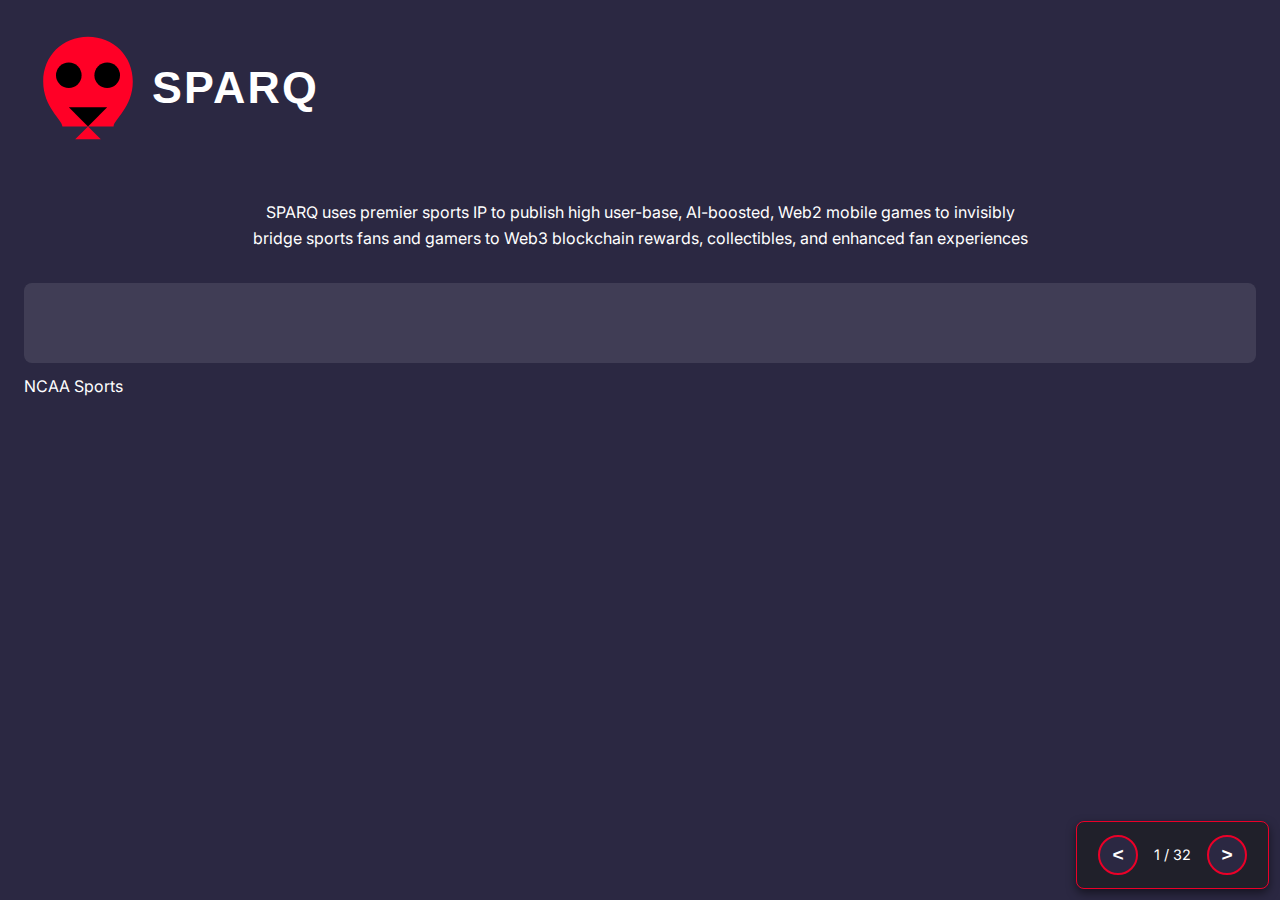
<file: new_index.html>
<!DOCTYPE html>
<html lang="en">
<head>
    <meta charset="UTF-8">
    <meta name="viewport" content="width=device-width, initial-scale=1.0">
    <title>Sparq Games - Pitch Deck</title>
    <link rel="preconnect" href="https://fonts.googleapis.com">
    <link rel="preconnect" href="https://fonts.gstatic.com" crossorigin>
    <link href="https://fonts.googleapis.com/css2?family=Inter:wght@300;400;500;600;700&display=swap" rel="stylesheet">
    <link rel="stylesheet" href="css/fonts.css">
    <link rel="stylesheet" href="css/styles.css">
    <link rel="stylesheet" href="css/slides.css">
</head>
<body>
    <div class="presentation-container">
        <!-- Slide navigation controls -->
        <div class="nav-controls">
            <button class="nav-btn prev-btn" onclick="prevSlide()">&lt;</button>
            <span id="slide-counter">1 / 33</span>
            <button class="nav-btn next-btn" onclick="nextSlide()">&gt;</button>
        </div>

        <!-- Slides Container -->
        <div class="slides-container">
            <!-- Slide 1: SPARQ -->
            <section class="slide slide-active" id="slide-1">
                <div class="content sparq-intro">
                    <div class="header centered">
                        <div class="sparq-logo">
                            <svg class="logo-skull-large" viewBox="0 0 100 100" xmlns="http://www.w3.org/2000/svg">
                                <path d="M50,10 C30,10 15,25 15,45 C15,65 30,75 30,80 L70,80 C70,75 85,65 85,45 C85,25 70,10 50,10 Z" fill="#FF0026"/>
                                <circle cx="35" cy="40" r="10" fill="black"/>
                                <circle cx="65" cy="40" r="10" fill="black"/>
                                <path d="M35,65 L65,65 L50,80 Z" fill="black"/>
                                <path d="M50,80 L40,90 L60,90 Z" fill="#FF0026"/>
                            </svg>
                            <h1 class="title">SPARQ</h1>
                        </div>
                    </div>
                    <div class="intro-content">
                        <p class="centered-text">SPARQ uses premier sports IP to publish high user-base, AI-boosted, Web2 mobile games to invisibly bridge sports fans and gamers to Web3 blockchain rewards, collectibles, and enhanced fan experiences</p>
                        <div class="logo-showcase">
                            <!-- NCAA Sports logo placeholder -->
                            <div class="partner-logo">
                                <div class="logo-placeholder"></div>
                                <p>NCAA Sports</p>
                            </div>
                        </div>
                    </div>
                </div>
            </section>

            <!-- Slide 2: Mission -->
            <section class="slide" id="slide-2">
                <div class="content mission">
                    <div class="header">
                        <h1 class="title">Mission</h1>
                    </div>
                    <div class="mission-content">
                        <p>We're on a mission to disrupt the gaming industry with a revolutionary mobile game publishing platform that harnesses the power of modern technologies and cutting-edge AI.</p>
                        <p>Our goal is to create the most fun, immersive, and engaging mobile sports games in the world, while fostering a culture of creativity, innovation, and happiness.</p>
                        <div class="values-section">
                            <h3>Our Core Values</h3>
                            <div class="values-grid">
                                <div class="value">
                                    <h4>People-Centric</h4>
                                    <ul>
                                        <li>We prioritize the well-being, happiness, and growth of our employees, athletes, and gamers</li>
                                        <li>We strive to create a workplace that defies industry labor challenges, where people can thrive, grow, and love what they do</li>
                                    </ul>
                                </div>
                                <div class="value">
                                    <h4>Unleash Creativity</h4>
                                    <ul>
                                        <li>We empower our team to think outside the box and bring their most innovative ideas to life</li>
                                        <li>We encourage experimentation, risk-taking, and learning from failure</li>
                                    </ul>
                                </div>
                                <div class="value">
                                    <h4>Embrace Excellence</h4>
                                    <ul>
                                        <li>We are committed to delivering the highest quality games and experiences</li>
                                        <li>We continuously refine and improve our products, processes, and ourselves</li>
                                    </ul>
                                </div>
                            </div>
                        </div>
                    </div>
                </div>
            </section>

            <!-- Slide 3: Web3 Simplified -->
            <section class="slide" id="slide-3">
                <div class="content web3-simplified">
                    <div class="header">
                        <h1 class="title">Web3 Simplified</h1>
                    </div>
                    <div class="web3-content">
                        <div class="simplified-approach">
                            <div class="web3-column">
                                <h3>The Issue</h3>
                                <p>Web3 Gaming has failed to reach mainstream adoption due to:</p>
                                <ul>
                                    <li>Complexity of onboarding</li>
                                    <li>Poor gaming experiences</li>
                                    <li>Focus on speculation over fun</li>
                                    <li>Technical barriers to entry</li>
                                </ul>
                            </div>
                            <div class="web3-column highlight">
                                <h3>Our Approach</h3>
                                <p>We make Web3 invisible by:</p>
                                <ul>
                                    <li>Creating fun-first games with top IP</li>
                                    <li>Seamless Web2-style UX</li>
                                    <li>No crypto knowledge required</li>
                                    <li>Benefits appear naturally during gameplay</li>
                                </ul>
                            </div>
                            <div class="web3-column">
                                <h3>The Benefits</h3>
                                <p>Web3 enhances player experience with:</p>
                                <ul>
                                    <li>True ownership of digital assets</li>
                                    <li>Cross-game item portability</li>
                                    <li>Trading and monetization options</li>
                                    <li>Community governance features</li>
                                </ul>
                            </div>
                        </div>
                    </div>
                </div>
            </section>

            <!-- Slide 4: The Problem -->
            <section class="slide" id="slide-4">
                <div class="content problem">
                    <div class="header">
                        <h1 class="title">The Problem</h1>
                    </div>
                    <div class="problem-content">
                        <div class="problem-diagram">
                            <div class="problem-steps">
                                <div class="step">
                                    <h3>Mobile Games Need<br>Big TAM</h3>
                                    <p>Sports IP delivers massive audiences</p>
                                </div>
                                <div class="step">
                                    <h3>Game Dev is Hard <br> & Expensive</h3>
                                    <p>Traditional development is slow and costly</p>
                                </div>
                                <div class="step">
                                    <h3>Web3 Games <br> Missing the Mark</h3>
                                    <p>Current Web3 games focus on crypto not fun</p>
                                </div>
                                <div class="step">
                                    <h3>Fan Engagement <br> Opportunities Lost</h3>
                                    <p>Sports brands need deeper fan connections</p>
                                </div>
                            </div>
                        </div>
                        <div class="solution-callout">
                            <h3 class="red-glow">SPARQ SOLVES ALL OF THESE</h3>
                        </div>
                    </div>
                </div>
            </section>

            <!-- Slide 5: Web3 Games Failed to Match Web2 Mobile Game Success -->
            <section class="slide" id="slide-5">
                <div class="content web3-games-failure">
                    <div class="header">
                        <h1 class="title">Web3 Games Failed to Match Web2 Mobile Game Success</h1>
                    </div>
                    <div class="web3-failure-content">
                        <div class="failure-reasons">
                            <div class="reason">
                                <h3>Lack of Fun</h3>
                                <p>Games prioritized tokenomics over gameplay and fun</p>
                            </div>
                            <div class="reason">
                                <h3>Poor User Experience</h3>
                                <p>Complicated onboarding, wallets, gas fees created friction</p>
                            </div>
                            <div class="reason">
                                <h3>No IP Connection</h3>
                                <p>Failed to leverage existing beloved brands and franchises</p>
                            </div>
                            <div class="reason">
                                <h3>Disconnected Communities</h3>
                                <p>Web3 native focus isolated mainstream audiences</p>
                            </div>
                        </div>
                        <div class="success-factors">
                            <h3>Keys to Success</h3>
                            <ul>
                                <li>Start with fun - gameplay first</li>
                                <li>Make Web3 invisible until needed</li>
                                <li>Connect with established IP</li>
                                <li>Target mainstream audiences</li>
                                <li>Use AI to boost production efficiency</li>
                            </ul>
                        </div>
                    </div>
                </div>
            </section>

            <!-- Slide 6: By Contrast, Mobile Gaming is Recession Proof -->
            <section class="slide" id="slide-6">
                <div class="content recession-proof">
                    <div class="header">
                        <h1 class="title">By Contrast, Mobile Gaming is Recession Proof</h1>
                    </div>
                    <div class="recession-content">
                        <div class="recession-insights">
                            <p class="insight">Mobile gaming has demonstrated consistent growth even during economic downturns</p>
                            <ul>
                                <li>During the 2008 recession, mobile gaming grew by over 20% while traditional sectors declined</li>
                                <li>COVID-19 lockdowns saw mobile gaming surge 40% in downloads and revenue</li>
                                <li>Low cost entertainment thrives during economic uncertainty</li>
                                <li>Gaming provides escape and connection during difficult times</li>
                                <li>Mobile accessibility keeps barriers to entry minimal</li>
                            </ul>
                        </div>
                        <div class="growth-chart">
                            <!-- Chart placeholder -->
                            <div class="chart">
                                <!-- Recession-proof growth visualization would go here -->
                            </div>
                        </div>
                    </div>
                </div>
            </section>

            <!-- Slide 7: COLLEGE SPORTS -->
            <section class="slide" id="slide-7">
                <div class="content college-sports">
                    <div class="header">
                        <h1 class="title">COLLEGE SPORTS</h1>
                    </div>
                    <div class="college-content">
                        <div class="stats-grid">
                            <div class="stat-block">
                                <h2>190M+</h2>
                                <p>College Sports Fans</p>
                            </div>
                            <div class="stat-block">
                                <h2>$18B+</h2>
                                <p>Annual Revenue</p>
                            </div>
                            <div class="stat-block">
                                <h2>56%</h2>
                                <p>Fan Base Growth</p>
                            </div>
                            <div class="stat-block">
                                <h2>1,100+</h2>
                                <p>Schools</p>
                            </div>
                        </div>
                        <div class="audience-insights">
                            <div class="column">
                                <h3>College Sports Audience</h3>
                                <ul>
                                    <li>Loyal and passionate fan bases</li>
                                    <li>Strong alumni connections</li>
                                    <li>Regional and national appeal</li>
                                    <li>Year-round engagement calendar</li>
                                    <li>Multi-generational support</li>
                                </ul>
                            </div>
                            <div class="column">
                                <h3>Gaming Opportunity</h3>
                                <ul>
                                    <li>Untapped mobile gaming market</li>
                                    <li>NIL rule changes opening new opportunities</li>
                                    <li>Collegiate esports growing rapidly</li>
                                    <li>School vs. school competition format</li>
                                    <li>Natural community structure</li>
                                </ul>
                            </div>
                        </div>
                    </div>
                </div>
            </section>

            <!-- Slide 8: Sparq Gaming Ecosystem -->
            <section class="slide" id="slide-8">
                <div class="content ecosystem">
                    <div class="header centered">
                        <h1 class="title">Sparq Gaming Ecosystem™</h1>
                    </div>
                    <div class="ecosystem-content">
                        <div class="ecosystem-diagram">
                            <div class="central-node">
                                <div class="node-content">
                                    <svg class="logo-skull-small" viewBox="0 0 100 100" xmlns="http://www.w3.org/2000/svg">
                                        <path d="M50,10 C30,10 15,25 15,45 C15,65 30,75 30,80 L70,80 C70,75 85,65 85,45 C85,25 70,10 50,10 Z" fill="#FF0026"/>
                                        <circle cx="35" cy="40" r="10" fill="black"/>
                                        <circle cx="65" cy="40" r="10" fill="black"/>
                                        <path d="M35,65 L65,65 L50,80 Z" fill="black"/>
                                        <path d="M50,80 L40,90 L60,90 Z" fill="#FF0026"/>
                                    </svg>
                                    <p>SPARQ</p>
                                </div>
                            </div>
                            <div class="ecosystem-connections">
                                <div class="connection">
                                    <p>Crown U</p>
                                </div>
                                <div class="connection">
                                    <p>Locker Room™</p>
                                </div>
                                <div class="connection">
                                    <p>AI Game Dev</p>
                                </div>
                                <div class="connection">
                                    <p>$SPARQ Token</p>
                                </div>
                                <div class="connection">
                                    <p>Player Rewards</p>
                                </div>
                                <div class="connection">
                                    <p>Sports Partnerships</p>
                                </div>
                            </div>
                        </div>
                        <div class="ecosystem-description">
                            <p>Our fully integrated ecosystem creates a seamless experience from game development to player rewards, all powered by our proprietary technology stack and strategic partnerships.</p>
                        </div>
                    </div>
                </div>
            </section>

            <!-- Slide 9: The Playbook -->
            <section class="slide" id="slide-9">
                <div class="content playbook">
                    <div class="header">
                        <h1 class="title">The Playbook</h1>
                    </div>
                    <div class="playbook-content">
                        <div class="strategy-overview">
                            <div class="strategy-item">
                                <h3>Leverage Proven IP</h3>
                                <p>Partner with established sports brands to access built-in audiences and reduce marketing costs</p>
                            </div>
                            <div class="strategy-item">
                                <h3>AI-Accelerated Development</h3>
                                <p>Use our proprietary AI tools to slash development time and costs while maintaining quality</p>
                            </div>
                            <div class="strategy-item">
                                <h3>Web3 Integration</h3>
                                <p>Invisible blockchain technology enhances gameplay without complicating the user experience</p>
                            </div>
                            <div class="strategy-item">
                                <h3>Community First</h3>
                                <p>Build engaged player communities around team loyalties and collegiate rivalries</p>
                            </div>
                        </div>
                    </div>
                </div>
            </section>

            <!-- Slide 10: Use AI Everywhere to Be Fast and Ultra-Efficient -->
            <section class="slide" id="slide-10">
                <div class="content ai-efficiency">
                    <div class="header">
                        <h1 class="title">Use AI Everywhere to Be Fast and Ultra-Efficient</h1>
                    </div>
                    <div class="ai-content">
                        <div class="ai-applications">
                            <div class="ai-column">
                                <h3>Game Development</h3>
                                <ul>
                                    <li>3D model generation and optimization</li>
                                    <li>Texture and animation creation</li>
                                    <li>Code generation and debugging</li>
                                    <li>70% faster asset production</li>
                                </ul>
                            </div>
                            <div class="ai-column">
                                <h3>User Experience</h3>
                                <ul>
                                    <li>Dynamic difficulty adjustment</li>
                                    <li>Personalized content delivery</li>
                                    <li>Smart matchmaking systems</li>
                                    <li>Chat and support automation</li>
                                </ul>
                            </div>
                            <div class="ai-column">
                                <h3>Business Operations</h3>
                                <ul>
                                    <li>Predictive analytics for player behavior</li>
                                    <li>Automated marketing optimization</li>
                                    <li>Infrastructure scaling and management</li>
                                    <li>Fraud detection and prevention</li>
                                </ul>
                            </div>
                        </div>
                    </div>
                </div>
            </section>

            <!-- Slide 11: Media Coverage -->
            <section class="slide" id="slide-11">
                <div class="content media-coverage">
                    <div class="header">
                        <h1 class="title">Media Coverage</h1>
                    </div>
                    <div class="media-content">
                        <div class="media-grid">
                            <div class="media-item">
                                <div class="media-placeholder"></div>
                                <p>"Sparq unveils Crown U mobile sports game with AI and blockchain"</p>
                                <p class="source">VentureBeat</p>
                            </div>
                            <div class="media-item">
                                <div class="media-placeholder"></div>
                                <p>"How Sparq Games is revolutionizing the collegiate esports experience"</p>
                                <p class="source">Mashable</p>
                            </div>
                            <div class="media-item">
                                <div class="media-placeholder"></div>
                                <p>"Sparq Expands Web3 in Sports with Sold-Out NFT Collection"</p>
                                <p class="source">CoinTrust</p>
                            </div>
                        </div>
                        <div class="media-quote">
                            <p class="quote">"Sparq represents the next evolution in sports gaming, merging the passionate fandom of college sports with cutting-edge technology in a way we've never seen before."</p>
                            <p class="attribution">- Gaming Industry Analyst</p>
                        </div>
                    </div>
                </div>
            </section>

            <!-- Slide 12: Go To Market -->
            <section class="slide" id="slide-12">
                <div class="content go-to-market">
                    <div class="header">
                        <h1 class="title">Go To Market</h1>
                    </div>
                    <div class="gtm-content">
                        <div class="gtm-strategy">
                            <div class="strategy-column">
                                <h3>Phase 1: Launch</h3>
                                <ul>
                                    <li>Core game release</li>
                                    <li>College sports audience targeting</li>
                                    <li>Social media campaigns</li>
                                    <li>Influencer partnerships</li>
                                    <li>App store optimization</li>
                                </ul>
                            </div>
                            <div class="strategy-column">
                                <h3>Phase 2: Growth</h3>
                                <ul>
                                    <li>Tournament series</li>
                                    <li>Campus activations</li>
                                    <li>Team partnerships</li>
                                    <li>Feature expansion</li>
                                    <li>Cross-promotion</li>
                                </ul>
                            </div>
                            <div class="strategy-column">
                                <h3>Phase 3: Monetization</h3>
                                <ul>
                                    <li>Premium features</li>
                                    <li>Digital collectibles</li>
                                    <li>Sponsorship integration</li>
                                    <li>Fan rewards program</li>
                                    <li>Ecosystem expansion</li>
                                </ul>
                            </div>
                        </div>
                    </div>
                </div>
            </section>

            <!-- Slide 13: Introducing the Sparq Locker Room -->
            <section class="slide" id="slide-13">
                <div class="content locker-room">
                    <div class="header centered">
                        <h1 class="title">Introducing the Sparq Locker Room™</h1>
                    </div>
                    <div class="locker-room-content">
                        <div class="locker-description">
                            <p>The Sparq Locker Room™ is our proprietary platform that connects fans, players, and schools in a unified digital experience.</p>
                        </div>
                        <div class="features-grid">
                            <div class="feature">
                                <h3>Digital Collection</h3>
                                <p>Store and display game achievements, digital collectibles, and rewards</p>
                            </div>
                            <div class="feature">
                                <h3>Cross-Game Progression</h3>
                                <p>Maintain identity and achievements across all Sparq titles</p>
                            </div>
                            <div class="feature">
                                <h3>Team Affiliations</h3>
                                <p>Connect with your favorite schools and represent your fandom</p>
                            </div>
                            <div class="feature">
                                <h3>Community Hub</h3>
                                <p>Engage with other fans, join tournaments, and participate in events</p>
                            </div>
                            <div class="feature">
                                <h3>Rewards Marketplace</h3>
                                <p>Trade, sell, or exchange digital items with other players</p>
                            </div>
                            <div class="feature">
                                <h3>School Connect</h3>
                                <p>Exclusive content and experiences for verified students and alumni</p>
                            </div>
                        </div>
                    </div>
                </div>
            </section>

            <!-- Slide 14: Market Opportunity -->
            <section class="slide" id="slide-14">
                <div class="content market-opportunity">
                    <div class="header">
                        <h1 class="title">Market Opportunity</h1>
                    </div>
                    <div class="opportunity-content">
                        <div class="key-stats">
                            <div class="stat-column accent">
                                <h3>Mobile Gaming</h3>
                                <ul class="stats-list">
                                    <li>$120B global market</li>
                                    <li>2.7B mobile gamers worldwide</li>
                                    <li>12% YoY growth</li>
                                    <li>43% of all gaming revenue</li>
                                </ul>
                            </div>
                            <div class="stat-column">
                                <h3>College Sports Market</h3>
                                <ul class="stats-list">
                                    <li>190M+ college sports fans in US</li>
                                    <li>$18B+ in annual revenue</li>
                                    <li>73M watching March Madness</li>
                                    <li>50M+ attending college games yearly</li>
                                </ul>
                            </div>
                            <div class="stat-column accent">
                                <h3>Web3 Gaming</h3>
                                <ul class="stats-list">
                                    <li>$4.6B invested in 2023</li>
                                    <li>147% growth in active wallets</li>
                                    <li>$2.5B in NFT gaming assets</li>
                                    <li>62% of gamers interested in owning in-game assets</li>
                                </ul>
                            </div>
                        </div>
                        <div class="opportunity-callout">
                            <p class="highlight-text">The intersection of these massive markets creates a unique opportunity for Sparq's integrated approach</p>
                        </div>
                    </div>
                </div>
            </section>

            <!-- Slide 15: Business Model -->
            <section class="slide" id="slide-15">
                <div class="content business-model">
                    <div class="header">
                        <h1 class="title">Business Model</h1>
                    </div>
                    <div class="model-content">
                        <div class="revenue-streams">
                            <h3>Revenue Streams</h3>
                            <ul>
                                <li>In-app purchases: $4.29 ARPU</li>
                                <li>Digital collectibles: $45 AOV</li>
                                <li>Tournament entry fees: $2-10 per entry</li>
                                <li>Team season passes: $19.99 annually</li>
                                <li>Brand sponsorships: $50K-$500K deals</li>
                                <li>Advertising: $15 CPM</li>
                                <li>Licensing agreements: Variable</li>
                            </ul>
                        </div>
                        <div class="market-opportunity">
                            <h3>Key Metrics</h3>
                            <div class="metrics">
                                <div class="metric">
                                    <h2>$25</h2>
                                    <p>LTV per user</p>
                                </div>
                                <div class="metric">
                                    <h2>$3.50</h2>
                                    <p>CAC</p>
                                </div>
                                <div class="metric">
                                    <h2>7.1x</h2>
                                    <p>LTV:CAC Ratio</p>
                                </div>
                                <div class="metric">
                                    <h2>14%</h2>
                                    <p>Conversion Rate</p>
                                </div>
                            </div>
                        </div>
                    </div>
                </div>
            </section>

            <!-- Slide 16: Traction -->
            <section class="slide" id="slide-16">
                <div class="content traction">
                    <div class="header">
                        <h1 class="title">Traction</h1>
                    </div>
                    <div class="traction-content">
                        <div class="metrics-overview">
                            <div class="metric-row">
                                <div class="metric highlighted">
                                    <h2>350K+</h2>
                                    <p>Beta Users</p>
                                </div>
                                <div class="metric">
                                    <h2>4.8/5</h2>
                                    <p>App Rating</p>
                                </div>
                                <div class="metric highlighted">
                                    <h2>42%</h2>
                                    <p>D30 Retention</p>
                                </div>
                            </div>
                            <div class="partners-showcase">
                                <h3>Key Partnerships</h3>
                                <div class="partner-logos">
                                    <div class="logo-placeholder"></div>
                                    <div class="logo-placeholder"></div>
                                    <div class="logo-placeholder"></div>
                                    <div class="logo-placeholder"></div>
                                </div>
                            </div>
                            <div class="milestones">
                                <h3>Key Milestones</h3>
                                <ul>
                                    <li>Secured NCAA licensing agreement</li>
                                    <li>Completed successful beta with 5 top-tier schools</li>
                                    <li>Partnership with major sports equipment manufacturer</li>
                                    <li>Tech patent filing for AI-assisted game development</li>
                                </ul>
                            </div>
                        </div>
                    </div>
                </div>
            </section>

            <!-- Slide 17: Diversity is the art of thinking independently together -->
            <section class="slide" id="slide-17">
                <div class="content diversity-quote">
                    <div class="header centered">
                        <h1 class="title">Diversity Statement</h1>
                    </div>
                    <div class="quote-content">
                        <p class="large-quote">"Diversity is the art of thinking independently together."</p>
                        <p class="quote-author">- Malcolm Forbes</p>
                        <div class="diversity-image">
                            <!-- Diversity pyramid or team image would go here -->
                            <div class="image-placeholder"></div>
                        </div>
                    </div>
                </div>
            </section>

            <!-- Slide 18: Game Experienced CEO -->
            <section class="slide" id="slide-18">
                <div class="content ceo-profile">
                    <div class="header">
                        <h1 class="title">Game Experienced <span class="highlight">CEO</span></h1>
                    </div>
                    <div class="ceo-content">
                        <div class="ceo-image-placeholder"></div>
                        <div class="ceo-bio">
                            <p>Jan Horsfall ran the marketing unit at Valvoline and moved on to tech juggernaut, Lycos, which had the fastest IPO in NASDAQ history and a stock surge of 3,100% before being sold for $4.5 billion. Then held CEO roles at Gemini Voice (acquired by Novo Networks), Gelazzi (bought by Big Freeze), Universal Energy (sold to PetroChoice) and served as the CMO at Turbine Games (acquired by Warner Bros). He is a member of NorthWestern Energy's board (NASDAQ: NWE) and recently completed work through MIT Sloan CSAIL (Comp Sci AI Lab) studying AI: Implications for Business Strategy.</p>
                            <p>Horsfall was brought into Turbine Games™ (Boston) when the maker of Lord of the Rings Online and Dungeons and Dragons Online was losing $16 million per year. He helped lead the 380-person company through major change, including introducing the first free-to-play (F2P) premium game in North America and Europe. The result was a surge of users and a run rate of $55 million per year, before putting the company into play. Reacting to a stalking horse situation, restructured Turbine was sold to Warner Bros. Interactive Entertainment. Turbine is now WB Games Boston.</p>
                        </div>
                    </div>
                </div>
            </section>

            <!-- Slide 19: 140 Years of Game Development Leadership -->
            <section class="slide" id="slide-19">
                <div class="content leadership">
                    <div class="header">
                        <h1 class="title">140 Years of Game Development Leadership</h1>
                    </div>
                    <div class="leaders-grid">
                        <div class="leader">
                            <div class="leader-placeholder"></div>
                            <h4>James Smith</h4>
                            <p>CEO</p>
                        </div>
                        <div class="leader">
                            <div class="leader-placeholder"></div>
                            <h4>Maria Rodriguez</h4>
                            <p>CTO</p>
                        </div>
                        <div class="leader">
                            <div class="leader-placeholder"></div>
                            <h4>David Chen</h4>
                            <p>Creative Director</p>
                        </div>
                        <div class="leader">
                            <div class="leader-placeholder"></div>
                            <h4>Sarah Johnson</h4>
                            <p>COO</p>
                        </div>
                        <div class="leader">
                            <div class="leader-placeholder"></div>
                            <h4>Michael Kim</h4>
                            <p>Head of Partnerships</p>
                        </div>
                        <div class="leader">
                            <div class="leader-placeholder"></div>
                            <h4>Lisa Garcia</h4>
                            <p>Lead Game Designer</p>
                        </div>
                    </div>
                </div>
            </section>

            <!-- Slide 20: Deep Relationships in the Sports World -->
            <section class="slide" id="slide-20">
                <div class="content deep-relationships">
                    <div class="header">
                        <h1 class="title">Deep Relationships in the <span class="highlight">Sports World</span></h1>
                    </div>
                    <div class="relationship-diagram">
                        <div class="central-hub">
                            <svg class="logo-skull-small" viewBox="0 0 100 100" xmlns="http://www.w3.org/2000/svg">
                                <path d="M50,10 C30,10 15,25 15,45 C15,65 30,75 30,80 L70,80 C70,75 85,65 85,45 C85,25 70,10 50,10 Z" fill="#FF0026"/>
                                <circle cx="35" cy="40" r="10" fill="black"/>
                                <circle cx="65" cy="40" r="10" fill="black"/>
                                <path d="M35,65 L65,65 L50,80 Z" fill="black"/>
                                <path d="M50,80 L40,90 L60,90 Z" fill="#FF0026"/>
                            </svg>
                            <p>SPARQ</p>
                        </div>
                        <div class="relationship-connections">
                            <div class="connection">
                                <div class="entity">
                                    <p>NCAA</p>
                                </div>
                            </div>
                            <div class="connection">
                                <div class="entity">
                                    <p>Pro Teams</p>
                                </div>
                            </div>
                            <div class="connection">
                               <div class="entity">
                                    <p>Athletes</p>
                                </div>
                            </div>
                            <div class="connection">
                                <div class="entity">
                                    <p>Brands</p>
                                </div>
                            </div>
                            <div class="connection">
                                <div class="entity">
                                    <p>Universities</p>
                                </div>
                            </div>
                            <div class="connection">
                                <div class="entity">
                                    <p>Gaming Orgs</p>
                                </div>
                            </div>
                        </div>
                    </div>
                </div>
            </section>

            <!-- Slide 21: Sparq Inc. Advisory Board -->
            <section class="slide" id="slide-21">
                <div class="content advisory-board">
                    <div class="header">
                        <h1 class="title">Sparq Inc. Advisory Board</h1>
                    </div>
                    <div class="advisory-grid">
                        <div class="advisor">
                            <div class="advisor-placeholder"></div>
                            <h4>John Smith</h4>
                            <p>Former Gaming CEO</p>
                        </div>
                        <div class="advisor">
                            <div class="advisor-placeholder"></div>
                            <h4>Emily Zhang</h4>
                            <p>Esports Executive</p>
                        </div>
                        <div class="advisor">
                            <div class="advisor-placeholder"></div>
                            <h4>Robert Taylor</h4>
                            <p>Sports Marketing Veteran</p>
                        </div>
                        <div class="advisor">
                            <div class="advisor-placeholder"></div>
                            <h4>Michelle Lee</h4>
                            <p>Tech Investor</p>
                        </div>
                        <div class="advisor">
                            <div class="advisor-placeholder"></div>
                            <h4>Tony Davis</h4>
                            <p>Former NFL Player</p>
                        </div>
                        <div class="advisor">
                            <div class="advisor-placeholder"></div>
                            <h4>Shannon Cooper</h4>
                            <p>Blockchain Expert</p>
                        </div>
                    </div>
                </div>
            </section>

            <!-- Slide 22: Sparq Inc. Advisory Board (Part 2) -->
            <section class="slide" id="slide-22">
                <div class="content advisory-board-2">
                    <div class="header">
                        <h1 class="title">Sparq Inc. Advisory Board</h1>
                    </div>
                    <div class="advisory-grid">
                        <div class="advisor">
                            <div class="advisor-placeholder"></div>
                            <h4>Alex Johnson</h4>
                            <p>Mobile Gaming Pioneer</p>
                        </div>
                        <div class="advisor">
                            <div class="advisor-placeholder"></div>
                            <h4>Dr. Priya Patel</h4>
                            <p>AI Researcher</p>
                        </div>
                        <div class="advisor">
                            <div class="advisor-placeholder"></div>
                            <h4>Marcus Williams</h4>
                            <p>College Athletics Director</p>
                        </div>
                        <div class="advisor">
                            <div class="advisor-placeholder"></div>
                            <h4>Jessica Chen</h4>
                            <p>Gaming UX Expert</p>
                        </div>
                        <div class="advisor">
                            <div class="advisor-placeholder"></div>
                            <h4>Carlos Rodriguez</h4>
                            <p>Web3 Strategist</p>
                        </div>
                        <div class="advisor">
                            <div class="advisor-placeholder"></div>
                            <h4>Rachel Kim</h4>
                            <p>Sports Media Executive</p>
                        </div>
                    </div>
                </div>
            </section>

            <!-- Slide 23: Sparq Inc. Board of Directors -->
            <section class="slide" id="slide-23">
                <div class="content board-members">
                    <div class="header">
                        <h1 class="title">Sparq Inc. Board of Directors</h1>
                    </div>
                    <div class="board-grid">
                        <div class="board-member">
                            <div class="member-placeholder"></div>
                            <h4>Jan Hoops</h4>
                            <p>Chairman</p>
                        </div>
                        <div class="board-member">
                            <div class="member-placeholder"></div>
                            <h4>Craig Anderson</h4>
                            <p>Director</p>
                        </div>
                        <div class="board-member">
                            <div class="member-placeholder"></div>
                            <h4>Fumbi Chima</h4>
                            <p>Director</p>
                        </div>
                        <div class="board-member">
                            <div class="member-placeholder"></div>
                            <h4>Josef Siebert</h4>
                            <p>Director</p>
                        </div>
                        <div class="board-member">
                            <div class="member-placeholder"></div>
                            <h4>Adam Mitchell</h4>
                            <p>Director</p>
                        </div>
                        <div class="board-member">
                            <div class="member-placeholder"></div>
                            <h4>George Dawson</h4>
                            <p>Director</p>
                        </div>
                        <div class="board-member">
                            <div class="member-placeholder"></div>
                            <h4>Amy Keller</h4>
                            <p>Director</p>
                        </div>
                        <div class="board-member">
                            <div class="member-placeholder"></div>
                            <h4>David Ortiz</h4>
                            <p>Director</p>
                        </div>
                        <div class="board-member">
                            <div class="member-placeholder"></div>
                            <h4>Jim Donovan</h4>
                            <p>Director</p>
                        </div>
                    </div>
                </div>
            </section>

            <!-- Slide 24: For the Culture - $SPARQ Token Experts -->
            <section class="slide" id="slide-24">
                <div class="content token-experts">
                    <div class="header">
                        <h1 class="title">For the Culture - $SPARQ Token Experts</h1>
                    </div>
                    <div class="token-content">
                        <div class="token-info">
                            <h3>$SPARQ Token</h3>
                            <ul>
                                <li>ERC-20 utility token powering the Sparq ecosystem</li>
                                <li>Used for in-game purchases, rewards, and governance</li>
                                <li>Enables transparent value exchange between players</li>
                                <li>Built on energy-efficient Layer 2 technology</li>
                                <li>Compliant with regulatory frameworks</li>
                            </ul>
                            <div class="expert-team">
                                <h3>Expert Team</h3>
                                <ul>
                                    <li>Former fintech executives</li>
                                    <li>Blockchain development specialists</li>
                                    <li>Gaming economy designers</li>
                                    <li>Legal and compliance experts</li>
                                </ul>
                            </div>
                        </div>
                        <div class="token-chart">
                            <div class="pie-chart">
                                <!-- Token allocation chart would go here -->
                            </div>
                            <div class="chart-legend">
                                <div class="legend-item">
                                    <div class="color-box" style="background-color: var(--sparq-red);"></div>
                                    <p>Player Rewards (40%)</p>
                                </div>
                                <div class="legend-item">
                                    <div class="color-box" style="background-color: var(--sparq-teal);"></div>
                                    <p>Operations (20%)</p>
                                </div>
                                <div class="legend-item">
                                    <div class="color-box" style="background-color: var(--sparq-gold);"></div>
                                    <p>Team (15%)</p>
                                </div>
                                <div class="legend-item">
                                    <div class="color-box" style="background-color: var(--sparq-gray);"></div>
                                    <p>Strategic Partners (15%)</p>
                                </div>
                                <div class="legend-item">
                                    <div class="color-box" style="background-color: var(--sparq-light-gray);"></div>
                                    <p>Reserve (10%)</p>
                                </div>
                            </div>
                        </div>
                    </div>
                </div>
            </section>

            <!-- Slide 25: Fundraise -->
            <section class="slide" id="slide-25">
                <div class="content fundraise">
                    <div class="header">
                        <h1 class="title">Fundraise</h1>
                    </div>
                    <div class="fundraise-content">
                        <div class="fundraise-details">
                            <h3>Raising $12M Series A</h3>
                            <ul>
                                <li>$2.5M already committed</li>
                                <li>$9.5M remaining allocation</li>
                                <li>Pre-money valuation: $50M</li>
                                <li>Minimum investment: $250K</li>
                            </ul>
                            <h3>Use of Funds</h3>
                            <ul>
                                <li>Game development expansion (40%)</li>
                                <li>Marketing & user acquisition (30%)</li>
                                <li>Infrastructure & tech (20%)</li>
                                <li>Operations & legal (10%)</li>
                            </ul>
                            <h3>Key Milestones</h3>
                            <ul>
                                <li>Full game launch: Q3 2025</li>
                                <li>1M users: Q1 2026</li>
                                <li>$5M monthly revenue: Q4 2026</li>
                            </ul>
                        </div>
                    </div>
                </div>
            </section>

            <!-- Additional slides (26-33) -->
            <!-- Slide 26: Dream no small dreams -->
            <section class="slide" id="slide-26">
                <div class="content dream-quote">
                    <div class="header centered">
                        <h1 class="title">Inspiration</h1>
                    </div>
                    <div class="quote-content">
                        <p class="large-quote">"Dream no small dreams for they have no power to move the hearts of men."</p>
                        <p class="quote-author">- Johann Wolfgang von Goethe</p>
                    </div>
                </div>
            </section>

            <!-- Slide 27: Join the Future of Sports Gaming -->
            <section class="slide" id="slide-27">
                <div class="content join-future">
                    <div class="header centered">
                        <h1 class="title">Join the Future of <span class="highlight">Sports Gaming</span></h1>
                    </div>
                    <div class="future-content">
                        <p class="centered-text">Revolutionizing collegiate esports through innovative mobile gaming and championship series.</p>
                        <div class="cta-section">
                            <a href="#" class="btn-large">GET STARTED</a>
                            <p class="contact-info">info@sparqgames.com</p>
                            <div class="sparq-logo-footer">
                                <svg class="logo-skull" viewBox="0 0 100 100" xmlns="http://www.w3.org/2000/svg">
                                    <path d="M50,10 C30,10 15,25 15,45 C15,65 30,75 30,80 L70,80 C70,75 85,65 85,45 C85,25 70,10 50,10 Z" fill="#FF0026"/>
                                    <circle cx="35" cy="40" r="10" fill="black"/>
                                    <circle cx="65" cy="40" r="10" fill="black"/>
                                    <path d="M35,65 L65,65 L50,80 Z" fill="black"/>
                                    <path d="M50,80 L40,90 L60,90 Z" fill="#FF0026"/>
                                </svg>
                                <p>SPARQ</p>
                            </div>
                        </div>
                    </div>
                </div>
            </section>

            <!-- Slide 28: Disclaimer -->
            <section class="slide" id="slide-28">
                <div class="content disclaimer">
                    <div class="header">
                        <h1 class="title">Disclaimer</h1>
                    </div>
                    <div class="disclaimer-content">
                        <p>This presentation contains forward-looking statements that involve risks and uncertainties. Actual results may differ materially from those indicated in the forward-looking statements. Factors that could cause such differences include, but are not limited to, market conditions, competitive landscape changes, and regulatory developments.</p>
                        <p>All trademarks, service marks, and trade names used in this presentation are the property of their respective owners. The content of this presentation is proprietary and confidential.</p>
                    </div>
                </div>
            </section>

            <!-- Slide 29 (Appendix) -->

            <!-- Slide 30: Why Web3 Matters -->
            <section class="slide" id="slide-30">
                <div class="content web3-matters">
                    <div class="header">
                        <h1 class="title">Why Web3 Matters</h1>
                    </div>
                    <div class="two-column">
                        <div class="left-column">
                            <h3>Technological Advantages</h3>
                            <ul>
                                <li>True Digital Ownership</li>
                                <li>Verifiable Scarcity</li>
                                <li>On-chain Achievements</li>
                                <li>Cross-platform Assets</li>
                            </ul>
                        </div>
                        <div class="right-column">
                            <h3>Business Implications</h3>
                            <ul>
                                <li>New Revenue Streams</li>
                                <li>Player-Owned Economy</li>
                                <li>Community Governance</li>
                                <li>Transparent Value Exchange</li>
                            </ul>
                        </div>
                    </div>
                </div>
            </section>

            <!-- Slide 31: CROWN U - The Ultimate NCAA Party Sports Game -->
            <section class="slide" id="slide-31">
                <div class="content crown-u-ncaa">
                    <div class="header centered">
                        <div class="logo-container">
                            <svg class="crown-logo" viewBox="0 0 100 100" xmlns="http://www.w3.org/2000/svg">
                                <path d="M20,70 L20,40 L50,25 L80,40 L80,70 Z" fill="#FFD700"/>
                                <path d="M40,55 L40,65 L60,65 L60,55 Z" fill="black"/>
                                <text x="50" y="62" font-family="Arial" font-size="15" text-anchor="middle" fill="black">U</text>
                            </svg>
                            <h1 class="title">CROWN U <span class="subtitle">The Ultimate NCAA Party Sports Game</span></h1>
                        </div>
                    </div>
                    <div class="ncaa-content">
                        <div class="game-features">
                            <h3>Mobile Game Features</h3>
                            <ul>
                                <li>Campus Clash - PvP team competition</li>
                                <li>Mascot Mayhem - Character-driven battles</li>
                                <li>Sports Trivia - Knowledge-based challenges</li>
                                <li>Season Events - Tied to real sports calendars</li>
                            </ul>
                        </div>
                        <div class="ncaa-integration">
                            <h3>College Sports Integration</h3>
                            <ul>
                                <li>Licensed school content</li>
                                <li>Real mascots and traditions</li>
                                <li>Game day activations</li>
                                <li>Alumni engagement</li>
                            </ul>
                        </div>
                    </div>
                </div>
            </section>

            <!-- Slide 32: CROWN U ROLLOUT SCHEDULE -->
            <section class="slide" id="slide-32">
                <div class="content crown-u-rollout">
                    <div class="header centered">
                        <h1 class="title">CROWN U ROLLOUT SCHEDULE</h1>
                    </div>
                    <div class="rollout-content">
                        <div class="timeline">
                            <div class="phase">
                                <h3>Phase 1: Summer 2025</h3>
                                <ul>
                                    <li>Initial release with 25 schools</li>
                                    <li>Core gameplay features</li>
                                    <li>Basic tournament structure</li>
                                </ul>
                            </div>
                            <div class="phase current">
                                <h3>Phase 2: Fall 2025</h3>
                                <ul>
                                    <li>Expansion to 65 schools</li>
                                    <li>Launch of Championship Series</li>
                                    <li>Integration with game day events</li>
                                </ul>
                            </div>
                            <div class="phase">
                                <h3>Phase 3: Spring 2026</h3>
                                <ul>
                                    <li>Full NCAA coverage (250+ schools)</li>
                                    <li>Advanced spectator features</li>
                                    <li>Pro athlete special appearances</li>
                                </ul>
                            </div>
                        </div>
                        <div class="rollout-info">
                            <p>Our phased rollout strategy allows us to refine gameplay, build community, and expand features based on user feedback while managing technical complexity.</p>
                        </div>
                    </div>
                </div>
            </section>

            <!-- Slide 33: GAME SLATE -->
            <section class="slide" id="slide-33">
                <div class="content game-slate">
                    <div class="header">
                        <h1 class="title">GAME SLATE</h1>
                    </div>
                    <div class="grid-3x3">
                        <div class="grid-item">
                            <div class="game-card">
                                <div class="game-image-placeholder"></div>
                                <h3>Crown U: Campus Clash</h3>
                                <p>Team vs team competition across multiple sports mini-games</p>
                                <p class="release-date">Q3 2025</p>
                            </div>
                        </div>
                        <div class="grid-item">
                            <div class="game-card">
                                <div class="game-image-placeholder"></div>
                                <h3>Crown U: Mascot Mayhem</h3>
                                <p>Battle royale featuring college mascots with special abilities</p>
                                <p class="release-date">Q1 2026</p>
                            </div>
                        </div>
                        <div class="grid-item">
                            <div class="game-card">
                                <div class="game-image-placeholder"></div>
                                <h3>Crown U: Sports Trivia</h3>
                                <p>Knowledge-based competition for hardcore college sports fans</p>
                                <p class="release-date">Q2 2026</p>
                            </div>
                        </div>
                    </div>
                </div>
            </section>

            <!-- JavaScript for slide navigation -->
            <script>
                // Simple slide navigation script
                let currentSlide = 1;
                const totalSlides = document.querySelectorAll('.slide').length;

                function updateSlideCounter() {
                    document.getElementById('slide-counter').textContent = `${currentSlide} / ${totalSlides}`;
                }

                function showSlide(slideNumber) {
                    // Hide all slides
                    document.querySelectorAll('.slide').forEach(slide => {
                        slide.classList.remove('slide-active');
                    });

                    // Show the current slide
                    document.getElementById(`slide-${slideNumber}`).classList.add('slide-active');

                    // Update the counter
                    currentSlide = slideNumber;
                    updateSlideCounter();
                }

                function nextSlide() {
                    if (currentSlide < totalSlides) {
                        showSlide(currentSlide + 1);
                    }
                }

                function prevSlide() {
                    if (currentSlide > 1) {
                        showSlide(currentSlide - 1);
                    }
                }

                // Keyboard navigation
                document.addEventListener('keydown', function(e) {
                    if (e.key === 'ArrowRight' || e.key === ' ') {
                        nextSlide();
                    } else if (e.key === 'ArrowLeft') {
                        prevSlide();
                    }
                });

                // Initialize counter
                updateSlideCounter();
            </script>
        </div>
    </div>
</body>
</html>
</file>
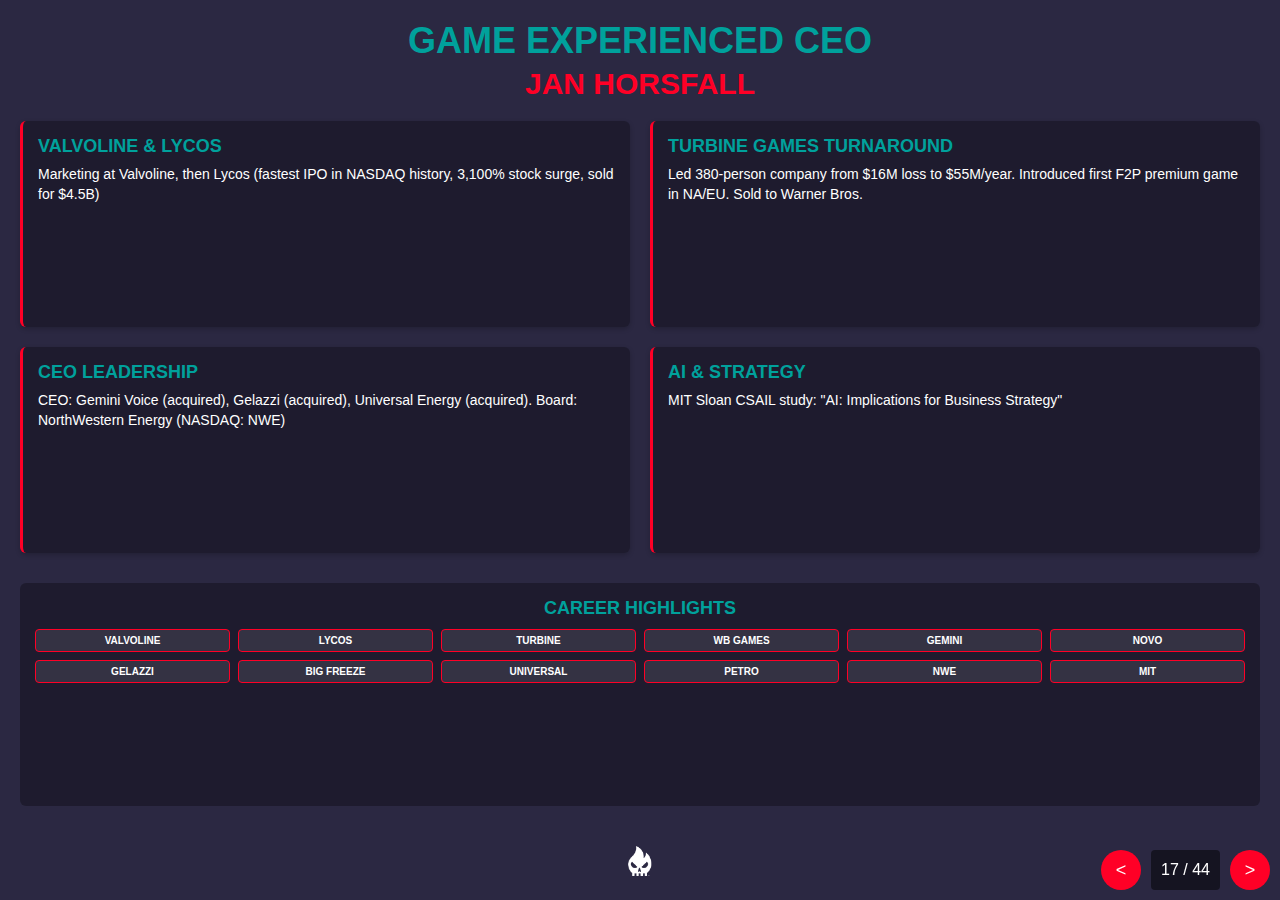
<file: slide17.html>
<!DOCTYPE html>
<html lang="en">
<head>
    <meta charset="UTF-8">
    <meta name="viewport" content="width=device-width, initial-scale=1.0">
    <title>Slide 17: Game Experienced CEO - Jan Horsfall</title>
    <style>
        body, html {
            margin: 0;
            padding: 0;
            width: 100%;
            height: 100%;
            background-color: #2B2842;
            color: white;
            font-family: Arial, sans-serif;
            overflow: hidden;
        }
        
        .container {
            display: flex;
            flex-direction: column;
            padding: 20px;
            height: 100%;
            box-sizing: border-box;
        }
        
        .header {
            text-align: center;
            margin-bottom: 20px;
        }
        
        .header h1 {
            color: #00A19C;
            font-size: 36px;
            margin: 0;
            text-transform: uppercase;
            font-weight: bold;
        }
        
        .header h2 {
            color: #FF0026;
            font-size: 30px;
            margin: 5px 0 0;
            text-transform: uppercase;
            font-weight: bold;
        }
        
        .content-grid {
            display: grid;
            grid-template-columns: 1fr 1fr;
            gap: 20px;
            margin-bottom: 20px;
            flex: 1;
        }
        
        .bio-item {
            background-color: rgba(0,0,0,0.3);
            padding: 15px;
            border-radius: 6px;
            border-left: 3px solid #FF0026;
            box-shadow: 0 2px 5px rgba(0,0,0,0.2);
        }
        
        .bio-item h3 {
            color: #00A19C;
            margin: 0 0 8px;
            font-size: 18px;
            text-transform: uppercase;
        }
        
        .bio-item p {
            margin: 0;
            font-size: 14px;
            line-height: 1.4;
        }
        
        .companies {
            background-color: rgba(0,0,0,0.3);
            border-radius: 6px;
            padding: 15px;
            margin-top: 10px;
            grid-column: span 2;
        }
        
        .companies h3 {
            color: #00A19C;
            margin: 0 0 10px;
            font-size: 18px;
            text-align: center;
            text-transform: uppercase;
        }
        
        .company-grid {
            display: grid;
            grid-template-columns: repeat(6, 1fr);
            gap: 8px;
        }
        
        .company {
            background-color: rgba(255,255,255,0.1);
            border: 1px solid #FF0026;
            border-radius: 4px;
            padding: 5px;
            font-size: 10px;
            text-align: center;
            font-weight: bold;
        }
        
        .footer {
            text-align: center;
            margin-top: 20px;
        }
        
        .footer img {
            height: 30px;
        }
        
        .navigation {
            position: fixed;
            bottom: 10px;
            right: 10px;
            display: flex;
            gap: 10px;
        }
        
        .nav-button {
            background-color: #FF0026;
            color: white;
            border: none;
            border-radius: 50%;
            width: 40px;
            height: 40px;
            font-size: 18px;
            display: flex;
            align-items: center;
            justify-content: center;
            cursor: pointer;
        }
        
        .slide-counter {
            background-color: rgba(0,0,0,0.5);
            padding: 5px 10px;
            border-radius: 4px;
            display: flex;
            align-items: center;
            justify-content: center;
        }
        
        @media (max-width: 768px) {
            .content-grid {
                grid-template-columns: 1fr;
            }
            
            .companies {
                grid-column: span 1;
            }
            
            .company-grid {
                grid-template-columns: repeat(3, 1fr);
            }
        }
    </style>
</head>
<body>
    <div class="container">
        <div class="header">
            <h1>Game Experienced CEO</h1>
            <h2>Jan Horsfall</h2>
        </div>
        
        <div class="content-grid">
            <div class="bio-item">
                <h3>Valvoline & Lycos</h3>
                <p>Marketing at Valvoline, then Lycos (fastest IPO in NASDAQ history, 3,100% stock surge, sold for $4.5B)</p>
            </div>
            
            <div class="bio-item">
                <h3>Turbine Games Turnaround</h3>
                <p>Led 380-person company from $16M loss to $55M/year. Introduced first F2P premium game in NA/EU. Sold to Warner Bros.</p>
            </div>
            
            <div class="bio-item">
                <h3>CEO Leadership</h3>
                <p>CEO: Gemini Voice (acquired), Gelazzi (acquired), Universal Energy (acquired). Board: NorthWestern Energy (NASDAQ: NWE)</p>
            </div>
            
            <div class="bio-item">
                <h3>AI & Strategy</h3>
                <p>MIT Sloan CSAIL study: "AI: Implications for Business Strategy"</p>
            </div>
            
            <div class="companies">
                <h3>Career Highlights</h3>
                <div class="company-grid">
                    <div class="company">VALVOLINE</div>
                    <div class="company">LYCOS</div>
                    <div class="company">TURBINE</div>
                    <div class="company">WB GAMES</div>
                    <div class="company">GEMINI</div>
                    <div class="company">NOVO</div>
                    <div class="company">GELAZZI</div>
                    <div class="company">BIG FREEZE</div>
                    <div class="company">UNIVERSAL</div>
                    <div class="company">PETRO</div>
                    <div class="company">NWE</div>
                    <div class="company">MIT</div>
                </div>
            </div>
        </div>
        
        <div class="footer">
            <img src="attached_assets/Footer_Logo_Skull(White).png" alt="Sparq Skull Logo">
        </div>
    </div>
    
    <div class="navigation">
        <button class="nav-button" onclick="window.location.href='index.html#slide-16'">&lt;</button>
        <div class="slide-counter">17 / 44</div>
        <button class="nav-button" onclick="window.location.href='index.html#slide-18'">&gt;</button>
    </div>
</body>
</html>
</file>
<file: css/fonts.css>
/* Font face declarations for ADAM.CG PRO and Neodex */
@font-face {
    font-family: 'ADAM-CG-PRO';
    src: url('../fonts/adam.css');
    font-weight: normal;
    font-style: normal;
    font-display: swap;
}

@font-face {
    font-family: 'Neodex';
    src: url('../fonts/neodex.css');
    font-weight: normal;
    font-style: normal;
    font-display: swap;
}

/* Using Inter from Google Fonts (linked in the HTML) */
</file>
<file: css/styles.css>
/* Base Styles for Sparq Games Pitch Deck */
:root {
    /* Brand Colors - Updated to match Design Document */
    --sparq-red: #EB0028; /* Outlaw Red */
    --sparq-teal: #00A19C; /* Grit Teal */
    --sparq-carbon: #2B2842; /* Primary dark background: Carbon */
    --sparq-graphite: #404BF2; /* Graphite - use sparingly */
    --sparq-steel: #1E1E24; /* Steel - alternative dark background */
    --sparq-white: #FFFFFF;
    --sparq-gold: #FFD700; /* Victory Gold - use sparingly for emphasis */
    --sparq-cyber-teal: #C0F2EA; /* Cyber Teal - lighter teal for accents */
    --sparq-rebel-pink: #FF3864; /* Rebel Pink - use very sparingly */
    --sparq-dark-gray: #1A1A1A;
    --sparq-gray: #333333;
    --sparq-light-gray: #666666;
    
    /* Font Sizes - Reduced to fit more content */
    --title-size: 2.8rem; /* Reduced from 3.5rem */
    --subtitle-size: 2rem; /* Reduced from 2.5rem */
    --heading-size: 1.5rem; /* Reduced from 1.8rem */
    --subheading-size: 1.2rem; /* Reduced from 1.4rem */
    --body-size: 1rem; /* Reduced from 1.1rem */
    --small-size: 0.85rem; /* Reduced from 0.9rem */
    --quote-size: 1.6rem; /* Reduced from 2rem */
    
    /* Spacing - Reduced to fit more content */
    --spacing-xs: 0.3rem; /* Reduced from 0.5rem */
    --spacing-sm: 0.7rem; /* Reduced from 1rem */
    --spacing-md: 1.5rem; /* Reduced from 2rem */
    --spacing-lg: 2rem; /* Reduced from 3rem */
    --spacing-xl: 2.5rem; /* Reduced from 4rem */
    
    /* Aspect Ratio */
    --aspect-ratio: 16/9;
}

* {
    margin: 0;
    padding: 0;
    box-sizing: border-box;
}

body {
    font-family: 'Inter', sans-serif;
    background-color: var(--sparq-carbon); /* Updated to Carbon background color */
    color: var(--sparq-white);
    line-height: 1.6;
    overflow: hidden;
    height: 100vh;
    width: 100vw;
}

/* Typography */
h1, h2, h3, h4, h5, h6 {
    font-family: 'ADAM-CG-PRO', 'Arial Black', sans-serif;
    font-weight: 700;
    line-height: 1.2;
    margin-bottom: var(--spacing-sm);
}

h1.title {
    font-size: var(--title-size);
    text-transform: uppercase;
    letter-spacing: 0.05em;
    margin-bottom: var(--spacing-md);
}

h2 {
    font-size: var(--subtitle-size);
}

h3 {
    font-size: var(--heading-size);
    margin-bottom: var(--spacing-sm);
}

p {
    margin-bottom: var(--spacing-sm);
    font-size: var(--body-size);
}

.subtitle {
    color: var(--sparq-teal);
    font-size: 0.65em;
}

.accent-title {
    font-family: 'Neodex', sans-serif;
    color: var(--sparq-white);
    font-size: var(--subtitle-size);
    margin-bottom: var(--spacing-sm);
}

.accent-title.red {
    color: var(--sparq-red);
}

.accent-title.teal {
    color: var(--sparq-teal);
}

.accent-title.gold {
    color: var(--sparq-gold);
}

.highlight {
    color: var(--sparq-red);
}

.red-glow {
    color: var(--sparq-red);
    text-shadow: 0 0 10px rgba(255, 0, 38, 0.6);
}

.centered-text {
    text-align: center;
    max-width: 800px;
    margin: 0 auto var(--spacing-lg);
}

/* Presentation Container */
.presentation-container {
    width: 100vw;
    height: 100vh;
    display: flex;
    flex-direction: column;
    position: relative;
}

/* Navigation Controls */
.nav-controls {
    position: absolute;
    bottom: var(--spacing-sm);
    right: var(--spacing-sm);
    display: flex;
    align-items: center;
    z-index: 100;
    background-color: rgba(30, 30, 36, 0.8); /* Steel color with opacity */
    padding: 0.8rem;
    border-radius: 8px;
    box-shadow: 0 4px 10px rgba(0, 0, 0, 0.5);
    border: 1px solid var(--sparq-red);
}

.nav-btn {
    background-color: var(--sparq-carbon);
    color: var(--sparq-white);
    border: 2px solid var(--sparq-red);
    width: 2.5rem;
    height: 2.5rem;
    border-radius: 50%;
    font-size: 1.2rem;
    font-weight: bold;
    cursor: pointer;
    display: flex;
    align-items: center;
    justify-content: center;
    margin: 0 0.5rem;
    transition: all 0.2s ease-in-out;
}

.nav-btn:hover {
    background-color: var(--sparq-red);
    transform: scale(1.1);
    box-shadow: 0 0 15px rgba(235, 0, 40, 0.5);
}

#slide-counter {
    color: var(--sparq-white);
    font-size: 0.9rem;
    margin: 0 0.5rem;
}

/* Slides Container */
.slides-container {
    flex: 1;
    position: relative;
    width: 100%;
    height: 100%;
    overflow: hidden;
}

/* Individual Slide */
.slide {
    position: absolute;
    top: 0;
    left: 0;
    width: 100%;
    height: 100%;
    display: none;
    overflow: hidden; /* Prevent scrolling */
    background-color: var(--sparq-carbon); /* Updated to Carbon background color */
    padding: var(--spacing-md); /* Reduced from lg to md to allow more space */
}

.slide-active {
    display: block;
    animation: fadeIn 0.5s ease-in-out;
}

@keyframes fadeIn {
    from { opacity: 0; }
    to { opacity: 1; }
}

/* Slide Content */
.content {
    height: 100%;
    display: flex;
    flex-direction: column;
}

.header {
    margin-bottom: var(--spacing-md); /* Reduced from lg to md */
}

.header.centered {
    text-align: center;
}

/* Background Styles */
.gradient-bg-red {
    background: linear-gradient(135deg, var(--sparq-red) 0%, var(--sparq-carbon) 100%);
}

.gradient-bg-teal {
    background: linear-gradient(135deg, var(--sparq-teal) 0%, var(--sparq-carbon) 100%);
}

.gradient-bg-dark {
    background: linear-gradient(135deg, var(--sparq-carbon) 0%, var(--sparq-steel) 100%);
}

/* Quote Styling */
.quote-container {
    background-color: var(--sparq-steel);
    border-left: 4px solid var(--sparq-red);
    padding: var(--spacing-md) var(--spacing-lg);
    margin: var(--spacing-md) 0;
    border-radius: 0 8px 8px 0;
    position: relative;
    box-shadow: 0 4px 8px rgba(0, 0, 0, 0.3);
}

.quote-text {
    font-family: 'Neodex', sans-serif;
    font-size: var(--quote-size);
    line-height: 1.4;
    margin-bottom: var(--spacing-sm);
    position: relative;
}

.quote-author {
    font-size: calc(var(--body-size) * 0.9);
    font-style: italic;
    text-align: right;
    color: var(--sparq-cyber-teal);
}

/* Logo Styling */
.sparq-logo, .logo-container {
    display: flex;
    align-items: center;
}

.logo-skull {
    width: 4rem;
    height: 4rem;
    margin-right: var(--spacing-sm);
}

.logo-skull-small {
    width: 2.5rem;
    height: 2.5rem;
}

.logo-skull-large {
    width: 8rem;
    height: 8rem;
    margin-bottom: var(--spacing-md);
}

.crown-logo {
    width: 4rem;
    height: 4rem;
    margin-right: var(--spacing-sm);
}

/* Grid Layouts */
.grid-3x3 {
    display: grid;
    grid-template-columns: repeat(3, 1fr);
    gap: var(--spacing-md);
    flex: 1;
}

.grid-item {
    background-color: var(--sparq-steel); /* Updated to Steel background color */
    padding: var(--spacing-sm); /* Reduced from md to sm */
    border-radius: 6px; /* Reduced from 8px */
    border-left: 4px solid var(--sparq-red);
    box-shadow: 0 4px 8px rgba(0, 0, 0, 0.3);
}

.two-column {
    display: grid;
    grid-template-columns: repeat(2, 1fr);
    gap: var(--spacing-sm); /* Reduced from lg */
    flex: 1;
}

.three-column {
    display: grid;
    grid-template-columns: repeat(3, 1fr);
    gap: var(--spacing-sm); /* Reduced from md */
    flex: 1;
}

.left-column, .right-column {
    display: flex;
    flex-direction: column;
}

/* Web3 Simplified Styling */
.web-column {
    display: flex;
    flex-direction: column;
    align-items: center;
    text-align: center;
    padding: var(--spacing-sm);
    border-radius: 8px;
    position: relative;
}

.web-column.highlight {
    background-color: rgba(30, 30, 36, 0.7);
    border: 1px solid var(--sparq-red);
    box-shadow: 0 0 15px rgba(235, 0, 40, 0.3);
}

.web-column ul {
    text-align: left;
}

.web-icon {
    height: 40px; /* Reduced from 60px */
    display: flex;
    align-items: center;
    justify-content: center;
}

.web-evolution {
    position: relative;
}

.web-evolution::after {
    content: "";
    position: absolute;
    top: 40px; /* Reduced from 60px to match web-icon height */
    left: 0;
    right: 0;
    height: 2px;
    background: linear-gradient(90deg, 
        rgba(255,255,255,0.3) 0%, 
        rgba(255,255,255,0.7) 50%, 
        var(--sparq-red) 100%);
    z-index: 0;
}

/* Lists */
ul {
    list-style-type: none;
    margin-bottom: var(--spacing-sm); /* Reduced from md */
    padding-left: 0; /* Added to remove default padding */
}

ul li {
    margin-bottom: var(--spacing-xs);
    position: relative;
    padding-left: var(--spacing-sm); /* Reduced from md */
    font-size: var(--small-size); /* Reduced from body-size */
    line-height: 1.4; /* Tightened line height */
}

ul li:before {
    content: "";
    position: absolute;
    left: 0;
    top: 0.6em;
    width: 6px; /* Reduced from 8px */
    height: 6px; /* Reduced from 8px */
    background-color: var(--sparq-red);
    border-radius: 50%;
}

/* CTA Buttons */
.btn, .btn-large {
    display: inline-block;
    background-color: var(--sparq-red);
    color: var(--sparq-white);
    text-decoration: none;
    padding: 0.8rem 2rem;
    border-radius: 4px;
    font-family: 'ADAM-CG-PRO', 'Arial Black', sans-serif;
    text-transform: uppercase;
    letter-spacing: 0.05em;
    font-weight: bold;
    transition: background-color 0.3s, transform 0.2s;
    border: none;
    cursor: pointer;
    box-shadow: 0 4px 6px rgba(0, 0, 0, 0.3);
}

.btn:hover, .btn-large:hover {
    background-color: #d00021;
    transform: translateY(-2px);
    box-shadow: 0 6px 8px rgba(0, 0, 0, 0.4);
}

.btn-large {
    padding: 1rem 3rem;
    font-size: 1.2rem;
}

.cta-button {
    text-align: center;
    margin-top: var(--spacing-lg);
}

.cta-section {
    display: flex;
    flex-direction: column;
    align-items: center;
    gap: var(--spacing-md);
    margin-top: var(--spacing-xl);
}

/* Placeholders for Images */
.leader-placeholder, .member-placeholder, .advisor-placeholder, .ceo-image-placeholder, .partner-placeholder, .logo-placeholder {
    background-color: var(--sparq-gray);
    border-radius: 8px;
    width: 100%;
    margin-bottom: var(--spacing-sm);
    position: relative;
    overflow: hidden;
}

.leader-placeholder, .member-placeholder, .advisor-placeholder {
    height: 150px;
}

.ceo-image-placeholder {
    height: 300px;
    flex: 0 0 300px;
}

.partner-placeholder, .logo-placeholder {
    height: 80px;
    background-color: rgba(255, 255, 255, 0.1);
}

/* NCAA Logo Placeholder */
.ncaa-logo-placeholder {
    background-color: #0067b1; /* NCAA blue */
    color: white;
    font-family: 'ADAM-CG-PRO', 'Arial Black', sans-serif;
    font-size: 1.5rem;
    text-align: center;
    padding: 0.8rem 2rem;
    border-radius: 50%;
    width: 120px;
    height: 120px;
    line-height: 120px;
    margin: 0 auto;
    font-weight: bold;
    letter-spacing: 1px;
    display: inline-block;
    box-shadow: 0 4px 8px rgba(0, 0, 0, 0.3);
}

/* Stats & Metrics */
.stats {
    display: flex;
    justify-content: space-around;
    margin-top: var(--spacing-md);
}

.stat {
    text-align: center;
    padding: var(--spacing-sm);
}

.stat h4 {
    font-size: 2.5rem;
    color: var(--sparq-red);
    margin-bottom: var(--spacing-xs);
}

.stat p {
    font-size: var(--small-size);
    text-transform: uppercase;
}

/* Responsive adjustments */
@media (max-width: 1200px) {
    :root {
        --title-size: 3rem;
        --subtitle-size: 2rem;
        --heading-size: 1.5rem;
        --body-size: 1rem;
    }
    
    .grid-3x3 {
        grid-template-columns: repeat(2, 1fr);
    }
    
    .slide {
        padding: var(--spacing-md);
    }
}

/* Slide Footer */
.slide-footer {
    position: absolute;
    bottom: var(--spacing-sm);
    left: var(--spacing-sm);
    display: flex;
    align-items: center;
}

.slide-footer .logo-skull-small {
    width: 1.5rem;
    height: 1.5rem;
    margin-right: 0.5rem;
    display: none; /* Hide the SVG logo */
}

.footer-logo-img {
    width: 1.5rem;
    height: 1.5rem;
    margin-right: 0.5rem;
    object-fit: contain;
}

.slide-footer .slide-footer-text {
    font-size: 0.8rem;
    color: var(--sparq-light-gray);
    font-family: 'Inter', sans-serif;
}

/* Image Styling */
.image-container {
    position: relative;
    overflow: hidden;
    border-radius: 8px;
    margin-bottom: var(--spacing-md);
    box-shadow: 0 4px 8px rgba(0, 0, 0, 0.3);
}

.image-container img {
    width: 100%;
    height: auto;
    display: block;
}

.image-overlay {
    position: absolute;
    top: 0;
    left: 0;
    right: 0;
    bottom: 0;
    background: linear-gradient(0deg, rgba(43, 40, 66, 0.8) 0%, rgba(43, 40, 66, 0.3) 100%);
    display: flex;
    align-items: center;
    justify-content: center;
}

.image-caption {
    position: absolute;
    bottom: 0;
    left: 0;
    right: 0;
    background-color: rgba(30, 30, 36, 0.9);
    padding: var(--spacing-xs) var(--spacing-sm);
    font-size: var(--small-size);
    color: var(--sparq-white);
}

/* Utility Classes */
.text-red {
    color: var(--sparq-red);
}

.text-teal {
    color: var(--sparq-teal);
}

.text-gold {
    color: var(--sparq-gold);
}

.text-white {
    color: var(--sparq-white);
}

.text-center {
    text-align: center;
}

.text-right {
    text-align: right;
}

.text-uppercase {
    text-transform: uppercase;
}

.font-adam {
    font-family: 'ADAM-CG-PRO', 'Arial Black', sans-serif;
}

.font-neodex {
    font-family: 'Neodex', sans-serif;
}

.mb-xs {
    margin-bottom: var(--spacing-xs);
}

.mb-sm {
    margin-bottom: var(--spacing-sm);
}

.mb-md {
    margin-bottom: var(--spacing-md);
}

.mb-lg {
    margin-bottom: var(--spacing-lg);
}

.mt-xs {
    margin-top: var(--spacing-xs);
}

.mt-sm {
    margin-top: var(--spacing-sm);
}

.mt-md {
    margin-top: var(--spacing-md);
}

.mt-lg {
    margin-top: var(--spacing-lg);
}

/* Responsive adjustments */
@media (max-width: 768px) {
    :root {
        --title-size: 2.5rem;
        --subtitle-size: 1.8rem;
        --heading-size: 1.3rem;
    }
    
    .grid-3x3 {
        grid-template-columns: 1fr;
    }
    
    .two-column {
        grid-template-columns: 1fr;
        gap: var(--spacing-md);
    }
}
</file>
<file: css/slides.css>
/* Specific Slide Styles */

/* Slide 1: Game State */
.game-state .grid-item:nth-child(1) {
    background-color: rgba(255, 0, 38, 0.1);
    border-left-color: var(--sparq-red);
}

.game-state .grid-item:nth-child(2) {
    background-color: rgba(0, 186, 179, 0.1);
    border-left-color: var(--sparq-teal);
}

.game-state .grid-item:nth-child(3) {
    background-color: rgba(255, 215, 0, 0.1);
    border-left-color: var(--sparq-gold);
}

/* Slide 2: Crown U Championships */
.crown-u-championships .left-column, 
.crown-u-championships .right-column {
    background-color: rgba(51, 51, 51, 0.5);
    padding: var(--spacing-md);
    border-radius: 8px;
    border-top: 4px solid var(--sparq-gold);
}

/* Slide 3: Crown U - NCAA Party */
.ncaa-content {
    display: flex;
    gap: var(--spacing-lg);
    margin-top: var(--spacing-md);
}

.game-features, .ncaa-integration {
    flex: 1;
    background-color: rgba(51, 51, 51, 0.5);
    padding: var(--spacing-md);
    border-radius: 8px;
    border-left: 4px solid var(--sparq-gold);
}

/* Slide 4: Why Web3 Matters */
.web3-matters .left-column {
    background-color: rgba(0, 186, 179, 0.1);
    padding: var(--spacing-md);
    border-radius: 8px;
    border-left: 4px solid var(--sparq-teal);
}

.web3-matters .right-column {
    background-color: rgba(255, 0, 38, 0.1);
    padding: var(--spacing-md);
    border-radius: 8px;
    border-left: 4px solid var(--sparq-red);
}

/* Slide 5: Appendix */
.appendix-content {
    display: flex;
    flex-direction: column;
    align-items: center;
    justify-content: center;
    flex: 1;
    text-align: center;
    max-width: 800px;
    margin: 0 auto;
    padding: var(--spacing-lg);
    background-color: rgba(51, 51, 51, 0.5);
    border-radius: 8px;
}

/* Slide 6: Disclaimer */
.disclaimer-content {
    padding: var(--spacing-lg);
    background-color: rgba(51, 51, 51, 0.5);
    border-radius: 8px;
    border-left: 4px solid var(--sparq-light-gray);
    font-size: var(--small-size);
}

/* Slide 7: Join the Future */
.future-content {
    display: flex;
    flex-direction: column;
    align-items: center;
    justify-content: center;
    flex: 1;
}

.sparq-logo-footer {
    display: flex;
    flex-direction: column;
    align-items: center;
    margin-top: var(--spacing-lg);
}

/* Slide 8: Deep Relationships */
.relationship-diagram {
    display: flex;
    flex-direction: column;
    align-items: center;
    flex: 1;
}

.central-hub {
    display: flex;
    flex-direction: column;
    align-items: center;
    background-color: var(--sparq-gray);
    padding: var(--spacing-md);
    border-radius: 50%;
    width: 120px;
    height: 120px;
    justify-content: center;
    margin-bottom: var(--spacing-lg);
    border: 3px solid var(--sparq-red);
}

.relationship-connections {
    display: flex;
    flex-wrap: wrap;
    justify-content: center;
    gap: var(--spacing-md);
    width: 100%;
}

.connection {
    text-align: center;
}

.entity {
    background-color: var(--sparq-gray);
    padding: var(--spacing-md);
    border-radius: 8px;
    min-width: 150px;
    border-left: 4px solid var(--sparq-teal);
}

.entity p {
    margin: 0;
    font-weight: bold;
}

/* Slide 9: Leadership */
.leaders-grid {
    display: grid;
    grid-template-columns: repeat(3, 1fr);
    gap: var(--spacing-md);
    flex: 1;
}

.leader {
    text-align: center;
}

.leader h4 {
    margin-bottom: var(--spacing-xs);
}

.leader p {
    color: var(--sparq-light-gray);
    font-size: var(--small-size);
}

/* Slide 10: CEO Profile */
.ceo-content {
    display: flex;
    gap: var(--spacing-lg);
    flex: 1;
    align-items: flex-start;
    padding: 0 20px;
}

.ceo-image {
    flex: 0 0 35%;
    border-radius: 8px;
    overflow: hidden;
    background-color: rgba(0, 0, 0, 0.2);
}

.headshot {
    width: 100%;
    display: block;
}

.ceo-bio {
    flex: 1;
}

.ceo-bio h2 {
    color: var(--sparq-red);
    font-size: 1.8rem;
    margin: 0 0 5px 0;
}

.ceo-bio h3 {
    color: var(--sparq-white);
    font-size: 1.2rem;
    margin: 0 0 15px 0;
    opacity: 0.8;
}

.ceo-bio h4 {
    color: var(--sparq-teal);
    font-size: 1.1rem;
    margin: 15px 0 5px 0;
}

.quote {
    font-size: 1.1rem;
    font-style: italic;
    color: var(--sparq-red);
    margin-bottom: 20px;
    font-family: 'Neodex', 'Georgia', serif;
    line-height: 1.4;
    border-left: 3px solid var(--sparq-red);
    padding-left: 15px;
}

.experience, .expertise {
    background-color: rgba(51, 51, 51, 0.4);
    padding: 10px 15px;
    border-radius: 8px;
    margin-bottom: 10px;
}

.experience ul, .expertise ul {
    margin: 5px 0 0 0;
    padding-left: 20px;
}

.experience li, .expertise li {
    margin-bottom: 4px;
    font-size: 0.9rem;
}

/* Slide 11: Evolution */
.evolution-stages {
    display: flex;
    justify-content: space-between;
    gap: var(--spacing-lg);
    margin-top: var(--spacing-lg);
}

.stage {
    background-color: var(--sparq-gray);
    padding: var(--spacing-md);
    border-radius: 8px;
    flex: 1;
    text-align: center;
    border-top: 4px solid var(--sparq-light-gray);
}

.stage.current {
    border-top-color: var(--sparq-red);
    box-shadow: 0 0 15px rgba(255, 0, 38, 0.5);
}

/* Slide 12: SPARQ Token */
.token-content {
    display: flex;
    gap: var(--spacing-lg);
    flex: 1;
}

.token-info {
    flex: 1;
    background-color: rgba(51, 51, 51, 0.5);
    padding: var(--spacing-md);
    border-radius: 8px;
    border-left: 4px solid var(--sparq-red);
}

.token-chart {
    flex: 1;
    display: flex;
    flex-direction: column;
    align-items: center;
    justify-content: center;
}

.pie-chart {
    width: 250px;
    height: 250px;
    margin-bottom: var(--spacing-md);
}

.chart-legend {
    display: flex;
    flex-direction: column;
    gap: var(--spacing-xs);
}

.legend-item {
    display: flex;
    align-items: center;
    gap: 0.5rem;
}

.color-box {
    width: 16px;
    height: 16px;
    border-radius: 3px;
}

/* Slide 13: Board of Directors */
.board-members {
    flex: 1;
}

.board-grid {
    display: grid;
    grid-template-columns: repeat(3, 1fr);
    gap: var(--spacing-md);
}

.board-member {
    text-align: center;
}

.board-member h4 {
    margin-bottom: 0;
}

.board-member p {
    color: var(--sparq-light-gray);
    font-size: var(--small-size);
}

/* Slide 14: Advisory Board */
.advisory-grid {
    display: grid;
    grid-template-columns: repeat(3, 1fr);
    gap: var(--spacing-md);
    flex: 1;
}

.advisor {
    text-align: center;
}

.advisor h4 {
    margin-bottom: 0;
}

.advisor p {
    color: var(--sparq-light-gray);
    font-size: var(--small-size);
}

/* Slide 15: Business Model */
.model-content {
    display: flex;
    flex-direction: column;
    flex: 1;
    overflow-y: auto;
    max-height: 100%;
    font-size: 0.9rem;
}

.model-content h2 {
    font-size: 1.4rem;
    color: var(--sparq-red);
    margin-bottom: 5px;
}

.model-content p {
    margin-bottom: 15px;
}

.revenue-streams {
    background-color: rgba(51, 51, 51, 0.5);
    padding: var(--spacing-md);
    border-radius: 8px;
    border-left: 4px solid var(--sparq-red);
}

.revenue-streams h3 {
    font-size: 1.1rem;
    margin-top: 10px;
    margin-bottom: 8px;
}

.revenue-streams ul {
    margin-top: 5px;
    padding-left: 20px;
}

.revenue-streams li {
    margin-bottom: 5px;
}

.revenue-streams ul ul {
    margin-top: 2px;
    margin-bottom: 5px;
}

.revenue-streams ul ul li {
    font-size: 0.85rem;
    margin-bottom: 2px;
}

.market-opportunity {
    background-color: rgba(51, 51, 51, 0.5);
    padding: var(--spacing-md);
    border-radius: 8px;
    border-left: 4px solid var(--sparq-teal);
}

/* Slide 16: Market Opportunity */
.opportunity-content {
    flex: 1;
    display: flex;
    flex-direction: column;
}

.key-stats {
    display: flex;
    gap: var(--spacing-md);
    flex: 1;
}

.stat-column {
    flex: 1;
    background-color: rgba(51, 51, 51, 0.5);
    padding: var(--spacing-md);
    border-radius: 8px;
    border-left: 4px solid var(--sparq-light-gray);
}

.stat-column.accent {
    border-left-color: var(--sparq-red);
}

.stats-list li {
    margin-bottom: var(--spacing-sm);
}

/* Slide 17: Diversity */
.diversity-quote {
    text-align: center;
}

.quote-content {
    display: flex;
    flex-direction: column;
    align-items: center;
}

.large-quote {
    font-size: 1.8rem;
    font-family: 'Neodex', serif;
    color: var(--sparq-red);
    margin-bottom: 5px;
    font-style: italic;
}

.quote-author {
    font-size: 1rem;
    margin-bottom: 25px;
}

.diversity-panel {
    width: 100%;
    max-width: 900px;
}

.diversity-stats {
    display: flex;
    justify-content: space-around;
    margin-bottom: 25px;
}

.diversity-stats .stat {
    background-color: rgba(51, 51, 51, 0.5);
    padding: 15px 20px;
    border-radius: 8px;
    text-align: center;
    border-top: 3px solid var(--sparq-red);
    width: 28%;
}

.diversity-stats h2 {
    font-size: 2.5rem;
    color: var(--sparq-red);
    margin: 0 0 5px 0;
}

.diversity-stats p {
    margin: 0;
    font-size: 0.9rem;
}

.diversity-statement {
    background-color: rgba(51, 51, 51, 0.5);
    padding: 20px;
    border-radius: 8px;
    border-left: 4px solid var(--sparq-red);
    text-align: left;
}

.diversity-statement h3 {
    margin-top: 0;
    margin-bottom: 10px;
    color: var(--sparq-white);
}

.diversity-statement p {
    margin-bottom: 10px;
    font-size: 0.95rem;
    line-height: 1.4;
}

/* Slide 18: Go To Market */
.gtm-content {
    flex: 1;
}

.gtm-strategy {
    display: flex;
    gap: var(--spacing-md);
    height: 100%;
}

.strategy-column {
    flex: 1;
    background-color: rgba(51, 51, 51, 0.5);
    padding: var(--spacing-md);
    border-radius: 8px;
    display: flex;
    flex-direction: column;
}

.strategy-column:nth-child(1) {
    border-top: 4px solid var(--sparq-teal);
}

.strategy-column:nth-child(2) {
    border-top: 4px solid var(--sparq-red);
}

.strategy-column:nth-child(3) {
    border-top: 4px solid var(--sparq-gold);
}

/* Slide 18: Product Roadmap */
.roadmap-content {
    flex: 1;
}

.roadmap-timeline {
    display: flex;
    gap: var(--spacing-md);
    height: 100%;
}

.timeline-phase {
    flex: 1;
    background-color: rgba(51, 51, 51, 0.5);
    padding: var(--spacing-md);
    border-radius: 8px;
    border-top: 4px solid var(--sparq-red);
}

.phase-content {
    margin-top: var(--spacing-md);
}

/* Slide 19: AI Efficiency */
.ai-content {
    flex: 1;
}

.ai-applications {
    display: flex;
    gap: var(--spacing-md);
    height: 100%;
}

.ai-column {
    flex: 1;
    background-color: rgba(51, 51, 51, 0.5);
    padding: var(--spacing-md);
    border-radius: 8px;
}

.ai-column:nth-child(1) {
    border-left: 4px solid var(--sparq-red);
}

.ai-column:nth-child(2) {
    border-left: 4px solid var(--sparq-teal);
}

.ai-column:nth-child(3) {
    border-left: 4px solid var(--sparq-gold);
}

/* Slide 20: Playbook */
.playbook-content {
    flex: 1;
}

.strategy-overview {
    display: grid;
    grid-template-columns: repeat(2, 1fr);
    gap: var(--spacing-md);
    height: 100%;
}

.strategy-item {
    background-color: rgba(51, 51, 51, 0.5);
    padding: var(--spacing-md);
    border-radius: 8px;
    border-left: 4px solid var(--sparq-red);
}

/* Slide 21: Ecosystem */
.ecosystem-content {
    flex: 1;
    display: flex;
    flex-direction: column;
    align-items: center;
}

.ecosystem-diagram {
    display: flex;
    flex-direction: column;
    align-items: center;
    margin-top: var(--spacing-lg);
}

.central-node {
    background-color: var(--sparq-gray);
    width: 120px;
    height: 120px;
    border-radius: 50%;
    display: flex;
    align-items: center;
    justify-content: center;
    margin-bottom: var(--spacing-lg);
    border: 3px solid var(--sparq-red);
}

.node-content {
    display: flex;
    flex-direction: column;
    align-items: center;
}

.ecosystem-connections {
    display: flex;
    flex-wrap: wrap;
    justify-content: center;
    gap: var(--spacing-md);
    width: 100%;
}

.ecosystem-connections .connection {
    background-color: var(--sparq-gray);
    padding: var(--spacing-sm);
    border-radius: 4px;
    min-width: 150px;
    text-align: center;
    border-left: 3px solid var(--sparq-teal);
}

/* Slide 22: College Esports */
.esports-content {
    flex: 1;
    display: flex;
    flex-direction: column;
}

.stats-grid {
    display: grid;
    grid-template-columns: repeat(4, 1fr);
    gap: var(--spacing-md);
    margin-bottom: var(--spacing-lg);
}

.stat-block {
    background-color: rgba(51, 51, 51, 0.5);
    padding: var(--spacing-md);
    border-radius: 8px;
    text-align: center;
    border-top: 4px solid var(--sparq-red);
}

/* Slide 7: College Sports */
.college-sports {
    overflow-y: auto;
    max-height: 100%;
}

.college-content {
    display: flex;
    flex-direction: column;
    font-size: 0.9rem;
}

.revenue-table {
    width: 100%;
    margin: 15px 0;
}

.revenue-row {
    display: flex;
    justify-content: space-between;
    padding: 6px 10px;
    border-bottom: 1px solid rgba(255, 255, 255, 0.1);
}

.revenue-row:nth-child(odd) {
    background-color: rgba(51, 51, 51, 0.3);
}

.revenue-row:nth-child(even) {
    background-color: rgba(51, 51, 51, 0.5);
}

.revenue-row .league {
    font-weight: bold;
}

.revenue-row .amount {
    color: var(--sparq-red);
    font-weight: bold;
}

.college-sections {
    display: grid;
    grid-template-columns: 1fr 1fr;
    gap: 15px;
    margin-top: 10px;
}

.section {
    background-color: rgba(51, 51, 51, 0.4);
    padding: 10px;
    border-radius: 8px;
    border-left: 3px solid var(--sparq-red);
}

.section h3 {
    margin-top: 0;
    font-size: 1rem;
    margin-bottom: 8px;
}

.section ul {
    margin: 0;
    padding-left: 20px;
}

.section li {
    margin-bottom: 4px;
    font-size: 0.85rem;
}

.stat-block h2 {
    color: var(--sparq-red);
    font-size: 2.5rem;
    margin-bottom: var(--spacing-xs);
}

.growth-chart {
    flex: 1;
    background-color: rgba(51, 51, 51, 0.3);
    border-radius: 8px;
    padding: var(--spacing-md);
    display: flex;
    align-items: center;
    justify-content: center;
}

.chart {
    width: 100%;
    max-height: 300px;
}

/* Slide 23: Recession Proof */
.recession-content {
    flex: 1;
    display: flex;
    flex-direction: column;
}

.recession-data {
    margin-bottom: var(--spacing-md);
}

.insight {
    font-size: 1.2rem;
    text-align: center;
    margin-bottom: var(--spacing-md);
}

.recession-insights {
    background-color: rgba(51, 51, 51, 0.5);
    padding: var(--spacing-md);
    border-radius: 8px;
    border-left: 4px solid var(--sparq-red);
}

/* Slide 24: Web3 Race */
.web3-content {
    flex: 1;
    display: flex;
    flex-direction: column;
}

.game-success-factors {
    display: flex;
    gap: var(--spacing-lg);
    margin-bottom: var(--spacing-lg);
}

.success-factor {
    flex: 1;
    background-color: rgba(51, 51, 51, 0.5);
    padding: var(--spacing-md);
    border-radius: 8px;
}

/* Slide 5: Web3 Games Failed to Match Web2 Mobile Game Success */
.web3-games-failure {
    overflow-y: auto;
    max-height: 100%;
}

.web3-failure-content {
    display: flex;
    flex-direction: column;
    font-size: 0.9rem;
}

.failure-reasons {
    display: grid;
    grid-template-columns: repeat(3, 1fr);
    gap: 10px;
    margin-top: 10px;
}

.reason {
    background-color: rgba(51, 51, 51, 0.5);
    padding: 10px;
    border-radius: 8px;
    border-left: 3px solid var(--sparq-red);
}

.reason h3 {
    font-size: 1rem;
    margin-top: 0;
    margin-bottom: 5px;
}

.reason ul {
    margin: 0;
    padding-left: 15px;
}

.reason li {
    margin-bottom: 3px;
    font-size: 0.85rem;
}

.success-factor:nth-child(1) {
    border-left: 4px solid var(--sparq-teal);
}

.success-factor:nth-child(2) {
    border-left: 4px solid var(--sparq-red);
}

.market-potential {
    display: flex;
    justify-content: space-around;
}

.stat-highlight {
    text-align: center;
    background-color: rgba(51, 51, 51, 0.5);
    padding: var(--spacing-md);
    border-radius: 8px;
    min-width: 200px;
}

.stat-highlight h2 {
    color: var(--sparq-red);
    font-size: 2.5rem;
    margin-bottom: var(--spacing-xs);
}

/* Slide 25: Game Overview */
.game-content {
    flex: 1;
}

.game-features-grid {
    display: grid;
    grid-template-columns: repeat(3, 1fr);
    gap: var(--spacing-md);
    height: 100%;
}

.feature {
    background-color: rgba(51, 51, 51, 0.5);
    padding: var(--spacing-md);
    border-radius: 8px;
    border-left: 4px solid var(--sparq-red);
}

/* Slide 26: Platform */
.platform-content {
    flex: 1;
}

.platform-features {
    display: flex;
    gap: var(--spacing-md);
    height: 100%;
}

.feature-column {
    flex: 1;
    background-color: rgba(51, 51, 51, 0.5);
    padding: var(--spacing-md);
    border-radius: 8px;
    border-top: 4px solid var(--sparq-red);
}

/* Slide 27: Web3 Simplified */
.web3-simplified .web3-content {
    flex: 1;
}

.simplified-approach {
    display: flex;
    gap: var(--spacing-md);
    height: 100%;
}

.web3-column {
    flex: 1;
    background-color: rgba(51, 51, 51, 0.5);
    padding: var(--spacing-md);
    border-radius: 8px;
}

.web3-column.highlight {
    background-color: rgba(255, 0, 38, 0.1);
    border: 2px solid var(--sparq-red);
}

/* Slide 28: Core Values */
.values-content {
    flex: 1;
}

.values-grid {
    display: grid;
    grid-template-columns: repeat(3, 1fr);
    gap: var(--spacing-md);
    height: 100%;
}

.value {
    background-color: rgba(51, 51, 51, 0.5);
    padding: var(--spacing-md);
    border-radius: 8px;
    border-top: 4px solid var(--sparq-teal);
}

/* Slide 29: Mission */
.mission-content {
    flex: 1;
    display: flex;
    flex-direction: column;
    align-items: center;
}

.mission-statement {
    font-size: 1.8rem;
    line-height: 1.5;
    text-align: center;
    max-width: 900px;
    margin-bottom: var(--spacing-lg);
    font-family: 'Neodex', 'Georgia', serif;
    font-style: italic;
    color: var(--sparq-red);
}

.mission-pillars {
    display: flex;
    gap: var(--spacing-lg);
    margin-bottom: var(--spacing-lg);
    width: 100%;
}

.pillar {
    flex: 1;
    background-color: rgba(51, 51, 51, 0.5);
    padding: var(--spacing-md);
    border-radius: 8px;
    text-align: center;
    border-bottom: 4px solid var(--sparq-red);
}

.traction-stats {
    display: flex;
    justify-content: space-around;
    width: 100%;
    margin-top: auto;
}

/* Slide 30: Traction */
.traction-content {
    flex: 1;
    overflow-y: auto;
    max-height: 100%;
    font-size: 0.9rem;
}

.traction-content h2 {
    font-size: 1.4rem;
    color: var(--sparq-red);
    margin-bottom: 5px;
}

.traction-content h3 {
    font-size: 1.1rem;
    margin-top: 15px;
    margin-bottom: 8px;
}

.traction-blocks {
    margin-top: 15px;
}

.traction-block {
    background-color: rgba(51, 51, 51, 0.5);
    padding: var(--spacing-md);
    border-radius: 8px;
    border-left: 4px solid var(--sparq-red);
    margin-bottom: 15px;
}

.screenshot-grid {
    display: grid;
    grid-template-columns: repeat(3, 1fr);
    gap: 15px;
    margin-top: 10px;
}

.screenshot {
    background-color: rgba(0, 0, 0, 0.3);
    padding: 10px;
    border-radius: 6px;
    min-height: 100px;
    display: flex;
    flex-direction: column;
    justify-content: flex-end;
}

.screenshot p {
    font-size: 0.8rem;
    margin-top: 8px;
    margin-bottom: 0;
}

.game-features, .timeline {
    background-color: rgba(51, 51, 51, 0.5);
    padding: var(--spacing-md);
    border-radius: 8px;
    margin-top: 15px;
    border-left: 4px solid var(--sparq-teal);
}

.game-features ul, .timeline ul {
    margin-top: 8px;
    padding-left: 20px;
}

.game-features li, .timeline li {
    margin-bottom: 4px;
}

.metrics-overview {
    display: flex;
    flex-direction: column;
    height: 100%;
}

.metric-row {
    display: flex;
    gap: var(--spacing-md);
    margin-bottom: var(--spacing-lg);
}

.metric {
    flex: 1;
    background-color: rgba(51, 51, 51, 0.5);
    padding: var(--spacing-md);
    border-radius: 8px;
    text-align: center;
}

.metric.highlighted {
    background-color: rgba(255, 0, 38, 0.1);
    border: 2px solid var(--sparq-red);
}

.metric h2 {
    color: var(--sparq-red);
    font-size: 2.5rem;
    margin-bottom: var(--spacing-xs);
}

.partners-showcase, .milestones {
    background-color: rgba(51, 51, 51, 0.5);
    padding: var(--spacing-md);
    border-radius: 8px;
    margin-bottom: var(--spacing-md);
}

.partner-logos {
    display: flex;
    flex-wrap: wrap;
    gap: var(--spacing-md);
    margin-top: var(--spacing-sm);
}

/* Slide 31: Support Logos */
.logos-grid {
    display: grid;
    grid-template-columns: repeat(6, 1fr);
    gap: var(--spacing-md);
    flex: 1;
}

.logo-placeholder {
    background-color: rgba(255, 255, 255, 0.1);
    border-radius: 8px;
    height: 80px;
}

/* Slide 32: Contact */
.contact-content {
    display: flex;
    flex-direction: column;
    align-items: center;
    justify-content: center;
    flex: 1;
    text-align: center;
}

.contact-info {
    display: flex;
    flex-direction: column;
    align-items: center;
    margin-bottom: var(--spacing-lg);
}

.sparq-logo-large {
    display: flex;
    flex-direction: column;
    align-items: center;
    margin-bottom: var(--spacing-lg);
}

.contact-details {
    background-color: rgba(51, 51, 51, 0.5);
    padding: var(--spacing-md);
    border-radius: 8px;
    text-align: center;
}

.social-links {
    display: flex;
    gap: var(--spacing-md);
}

.social-link {
    color: var(--sparq-white);
    text-decoration: none;
    background-color: var(--sparq-gray);
    padding: var(--spacing-sm) var(--spacing-md);
    border-radius: 4px;
    transition: background-color 0.3s;
}

.social-link:hover {
    background-color: var(--sparq-red);
}

/* Slide 33: Thank You */
.thank-you-content {
    display: flex;
    flex-direction: column;
    align-items: center;
    justify-content: center;
    flex: 1;
    text-align: center;
}

.thank-you-text {
    font-size: 4rem;
    color: var(--sparq-red);
    margin: var(--spacing-lg) 0;
    text-transform: uppercase;
    letter-spacing: 0.1em;
}

.tagline {
    font-size: 1.5rem;
    color: var(--sparq-white);
    font-family: 'Neodex', 'Georgia', serif;
    font-style: italic;
}
</file>
<file: css/new_slides.css>
/* Token Utility (Slide 34) */
.token-utility-content {
    display: flex;
    flex-direction: column;
    overflow-y: auto;
    max-height: 100%;
    padding: 0 15px;
}

.token-utility-content h2 {
    font-size: 1.4rem;
    color: var(--sparq-red);
    margin-bottom: 5px;
}

.token-utility-content h3 {
    font-size: 1.1rem;
    margin-bottom: 15px;
}

.token-utility-content p {
    margin-bottom: 15px;
    line-height: 1.4;
}

.token-highlight {
    background-color: rgba(255, 0, 38, 0.1);
    border: 2px solid var(--sparq-red);
    padding: 15px;
    margin-top: 20px;
    text-align: center;
    font-weight: bold;
}

/* TGE Strategy (Slide 35) */
.tge-strategy-content {
    display: flex;
    flex-direction: column;
    overflow-y: auto;
    max-height: 100%;
    padding: 0 15px;
}

.tge-strategy-content h2 {
    font-size: 1.3rem;
    color: var(--sparq-red);
    margin-bottom: 5px;
}

.tge-strategy-content h3 {
    font-size: 1.1rem;
    margin-bottom: 15px;
}

.tge-grid {
    display: grid;
    grid-template-columns: repeat(2, 1fr);
    gap: 15px;
    margin-bottom: 15px;
}

.tge-item {
    background-color: rgba(51, 51, 51, 0.6);
    padding: 15px;
    border-radius: 8px;
    border-left: 3px solid var(--sparq-red);
}

.tge-item:nth-child(even) {
    border-left-color: var(--sparq-teal);
}

.tge-item h4 {
    margin-top: 0;
    margin-bottom: 10px;
    color: var(--sparq-white);
    font-size: 1rem;
}

.tge-item ul {
    margin: 0;
    padding-left: 20px;
}

.tge-item li {
    font-size: 0.85rem;
    margin-bottom: 5px;
}

.execution-roadmap {
    background-color: rgba(51, 51, 51, 0.5);
    padding: 15px;
    border-radius: 8px;
    margin-top: 15px;
}

.execution-roadmap h4 {
    margin-top: 0;
    margin-bottom: 10px;
    color: var(--sparq-white);
}

.roadmap-table {
    width: 100%;
    border-collapse: collapse;
    margin-bottom: 15px;
}

.roadmap-table th, .roadmap-table td {
    padding: 8px;
    text-align: left;
    border-bottom: 1px solid rgba(255, 255, 255, 0.1);
    font-size: 0.85rem;
}

.roadmap-table th {
    background-color: rgba(0, 0, 0, 0.2);
    color: var(--sparq-red);
}

/* Bitcoin Halving (Slide 36) */
.bitcoin-halving-content {
    display: flex;
    flex-direction: column;
    overflow-y: auto;
    max-height: 100%;
    padding: 0 15px;
}

.bitcoin-points {
    list-style-type: none;
    padding: 0;
}

.bitcoin-points li {
    background-color: rgba(51, 51, 51, 0.6);
    padding: 15px;
    margin-bottom: 10px;
    border-radius: 8px;
    border-left: 3px solid var(--sparq-red);
}

.bitcoin-points li:nth-child(even) {
    border-left-color: var(--sparq-teal);
}

/* Bitcoin Cycles (Slide 37) */
.bitcoin-cycles-content {
    display: flex;
    flex-direction: column;
    overflow-y: auto;
    max-height: 100%;
    padding: 0 15px;
}

.bitcoin-cycles-content h2 {
    font-size: 1.3rem;
    color: var(--sparq-red);
    margin-bottom: 15px;
}

.cycle-insights {
    display: grid;
    grid-template-columns: repeat(2, 1fr);
    gap: 15px;
    margin: 15px 0;
}

.insight-item {
    background-color: rgba(51, 51, 51, 0.6);
    padding: 15px;
    border-radius: 8px;
    border-left: 3px solid var(--sparq-red);
}

.insight-item:nth-child(even) {
    border-left-color: var(--sparq-teal);
}

.insight-item h3 {
    margin-top: 0;
    margin-bottom: 10px;
    color: var(--sparq-white);
    font-size: 1rem;
}

.insight-item p {
    margin: 0;
    font-size: 0.9rem;
}

.timeline-insights {
    background-color: rgba(51, 51, 51, 0.5);
    padding: 15px;
    border-radius: 8px;
    margin-top: 15px;
}

.timeline-insights p {
    margin-bottom: 8px;
    font-size: 0.9rem;
    padding-left: 20px;
    position: relative;
}

.timeline-insights p:before {
    content: "•";
    position: absolute;
    left: 0;
    color: var(--sparq-red);
}

/* Risk Mitigation (Slide 38) */
.risk-mitigation-content {
    display: flex;
    flex-direction: column;
    overflow-y: auto;
    max-height: 100%;
    padding: 0 15px;
}

.risk-table {
    width: 100%;
    border-collapse: collapse;
    margin-bottom: 20px;
}

.risk-table th, .risk-table td {
    padding: 10px;
    text-align: left;
    border-bottom: 1px solid rgba(255, 255, 255, 0.1);
    font-size: 0.9rem;
}

.risk-table th {
    background-color: rgba(0, 0, 0, 0.2);
    color: var(--sparq-red);
}

.risk-table tr:nth-child(odd) {
    background-color: rgba(51, 51, 51, 0.4);
}

.risk-table tr:nth-child(even) {
    background-color: rgba(51, 51, 51, 0.6);
}

.bottom-line {
    background-color: rgba(51, 51, 51, 0.5);
    padding: 15px;
    border-radius: 8px;
    border-left: 3px solid var(--sparq-red);
}

.bottom-line p {
    margin: 0;
    font-size: 0.9rem;
    line-height: 1.4;
}

/* Deflationary Core (Slide 39) */
.deflationary-core-content {
    display: flex;
    flex-direction: column;
    overflow-y: auto;
    max-height: 100%;
    padding: 0 15px;
}

.deflationary-core-content h2 {
    font-size: 1.3rem;
    color: var(--sparq-red);
    margin-bottom: 10px;
}

.deflationary-benefits {
    list-style-type: none;
    padding: 0;
    margin-bottom: 20px;
}

.deflationary-benefits li {
    padding: 8px 0 8px 20px;
    position: relative;
}

.deflationary-benefits li:before {
    content: "•";
    position: absolute;
    left: 0;
    color: var(--sparq-red);
}

.highlight-box {
    background-color: rgba(255, 0, 38, 0.1);
    border: 2px solid var(--sparq-red);
    padding: 15px;
    margin-top: 20px;
    text-align: center;
    font-weight: bold;
}

/* Token Allocation (Slide 40) */
.token-allocation-content {
    display: flex;
    flex-direction: column;
    overflow-y: auto;
    max-height: 100%;
    padding: 0 15px;
}

.token-allocation-content h2 {
    font-size: 1.3rem;
    color: var(--sparq-red);
    margin-bottom: 15px;
    text-align: center;
}

.token-allocation-content h3 {
    font-size: 1.1rem;
    color: var(--sparq-white);
    margin: 15px 0 10px 0;
}

.token-details {
    display: grid;
    grid-template-columns: repeat(3, 1fr);
    gap: 10px;
    margin-bottom: 20px;
}

.detail-item {
    background-color: rgba(51, 51, 51, 0.5);
    padding: 10px;
    border-radius: 5px;
    font-size: 0.9rem;
    text-align: center;
}

.token-sale-details {
    background-color: rgba(51, 51, 51, 0.5);
    padding: 15px;
    border-radius: 8px;
    margin-bottom: 15px;
}

.detail-row {
    display: grid;
    grid-template-columns: repeat(2, 1fr);
    gap: 10px;
    margin-bottom: 10px;
}

.pie-chart-placeholder {
    background-color: rgba(51, 51, 51, 0.4);
    padding: 15px;
    border-radius: 8px;
    text-align: center;
    margin-top: 15px;
}

.token-distribution-list {
    list-style-type: none;
    padding: 0;
    margin-top: 15px;
    display: grid;
    grid-template-columns: repeat(3, 1fr);
    gap: 10px;
}

.token-distribution-list li {
    background-color: rgba(51, 51, 51, 0.6);
    padding: 8px;
    border-radius: 5px;
    font-size: 0.85rem;
    text-align: center;
}

/* Allocation Continued (Slide 41) */
.allocation-continued-content {
    display: flex;
    flex-direction: column;
    overflow-y: auto;
    max-height: 100%;
    padding: 0 15px;
}

.allocation-continued-content h2 {
    font-size: 1.3rem;
    color: var(--sparq-red);
    margin-bottom: 15px;
}

.release-chart-placeholder {
    background-color: rgba(51, 51, 51, 0.5);
    padding: 20px;
    border-radius: 8px;
    min-height: 200px;
    margin-bottom: 20px;
    color: var(--sparq-light-gray);
    font-style: italic;
}

/* Retention and Engagement (Slide 42) */
.retention-engagement-content {
    display: flex;
    flex-direction: column;
    overflow-y: auto;
    max-height: 100%;
    padding: 0 15px;
}

.retention-engagement-content h2, .retention-engagement-content h3 {
    font-size: 1.1rem;
    color: var(--sparq-red);
    margin-bottom: 10px;
    text-align: center;
}

.funnel-steps {
    display: flex;
    flex-direction: column;
    gap: 15px;
    margin: 15px 0;
}

.step {
    display: flex;
    align-items: center;
}

.step p {
    flex: 1;
    background-color: rgba(51, 51, 51, 0.5);
    padding: 12px;
    border-radius: 8px;
    margin: 0;
    font-size: 0.9rem;
    line-height: 1.4;
}

.arrow {
    padding: 0 10px;
    color: var(--sparq-red);
    font-size: 1.5rem;
    font-weight: bold;
}

.why-it-works {
    background-color: rgba(51, 51, 51, 0.5);
    padding: 15px;
    border-radius: 8px;
    margin: 15px 0;
}

.why-it-works h3 {
    text-align: left;
    margin-top: 0;
}

.why-it-works p {
    margin-bottom: 10px;
    font-size: 0.9rem;
    line-height: 1.4;
}

/* Athlete Comp (Slide 43) */
.athlete-comp-content {
    display: flex;
    flex-direction: column;
    overflow-y: auto;
    max-height: 100%;
    padding: 0 15px;
}

.athlete-comp-content h2 {
    font-size: 1.3rem;
    color: var(--sparq-red);
    margin-bottom: 10px;
    text-align: center;
}

.comparison-table {
    margin: 15px 0;
}

.comparison-table table {
    width: 100%;
    border-collapse: collapse;
}

.comparison-table th, .comparison-table td {
    padding: 8px;
    text-align: left;
    border-bottom: 1px solid rgba(255, 255, 255, 0.1);
    font-size: 0.85rem;
}

.comparison-table th {
    background-color: rgba(0, 0, 0, 0.2);
    color: var(--sparq-red);
}

.comparison-table tr:nth-child(odd) {
    background-color: rgba(51, 51, 51, 0.4);
}

.comparison-table tr:nth-child(even) {
    background-color: rgba(51, 51, 51, 0.6);
}

.model-details {
    display: grid;
    grid-template-columns: repeat(2, 1fr);
    gap: 15px;
    margin-top: 15px;
}

.model-details h3 {
    font-size: 1rem;
    color: var(--sparq-white);
    margin-top: 0;
    margin-bottom: 10px;
}

.model-details ul {
    margin: 0;
    padding-left: 20px;
}

.model-details li {
    font-size: 0.85rem;
    margin-bottom: 5px;
}

/* Rise Together Fund (Slide 44) */
.rise-together-fund-content {
    display: flex;
    flex-direction: column;
    overflow-y: auto;
    max-height: 100%;
    padding: 0 15px;
}

.rise-together-fund-content h2, .rise-together-fund-content h3 {
    font-size: 1.1rem;
    color: var(--sparq-red);
    margin-bottom: 10px;
    text-align: center;
}

.fund-sections {
    display: grid;
    grid-template-columns: repeat(3, 1fr);
    gap: 15px;
    margin: 15px 0;
}

.fund-sections .section {
    background-color: rgba(51, 51, 51, 0.6);
    padding: 15px;
    border-radius: 8px;
    border-left: 3px solid var(--sparq-red);
}

.fund-sections .section:nth-child(2) {
    border-left-color: var(--sparq-teal);
}

.fund-sections .section:nth-child(3) {
    border-left-color: var(--sparq-gold, #FFD700);
}

.fund-sections h4 {
    margin-top: 0;
    margin-bottom: 10px;
    color: var(--sparq-white);
    font-size: 1rem;
}

.fund-sections ul {
    margin: 0;
    padding-left: 20px;
}

.fund-sections li {
    font-size: 0.85rem;
    margin-bottom: 5px;
}

.quote {
    background-color: rgba(51, 51, 51, 0.5);
    padding: 15px;
    border-radius: 8px;
    border-left: 3px solid var(--sparq-red);
    font-style: italic;
    margin-top: 15px;
}

.quote p {
    margin: 0;
    font-size: 0.95rem;
    line-height: 1.4;
}
</file>
<file: css/slide1.css>
/* Slide 1: Updated Design */
.slide1-bg {
    position: relative;
    width: 100%;
    height: 100%;
    background: linear-gradient(to bottom, #EB0028, #2B2842);
    overflow: hidden;
}

.hero-bg-overlay {
    position: absolute;
    top: 0;
    left: 0;
    width: 100%;
    height: 100%;
    background-image: url('../attached_assets/Hero1.png');
    background-size: cover;
    background-position: center;
    opacity: 0.1;
    z-index: 1;
}

.logo-container {
    display: flex;
    flex-direction: column;
    justify-content: center;
    align-items: center;
    padding: 60px 0 40px;
    position: relative;
    z-index: 2;
}

.main-logo {
    width: 50%;
    max-width: 600px;
    margin-bottom: 10px;
}

.tagline {
    font-family: 'Neodex', 'Georgia', serif;
    color: white;
    font-size: 24px;
    margin-top: 10px;
    letter-spacing: 1px;
}

.intro-text {
    font-family: 'Inter', sans-serif;
    font-size: 20px;
    color: white;
    text-align: center;
    max-width: 800px;
    margin: 30px auto;
    line-height: 1.6;
    z-index: 2;
    position: relative;
}

.slide1-footer {
    display: flex;
    justify-content: space-between;
    align-items: center;
    position: absolute;
    bottom: 20px;
    left: 20px;
    width: calc(100% - 40px);
    z-index: 2;
}

.slide1-footer .footer-logo-img {
    width: 24px;
    height: 24px;
    max-width: 24px;
    max-height: 24px;
    object-fit: contain;
}

.year-text {
    color: white;
    font-family: 'Inter', sans-serif;
    font-size: 22px;
    font-weight: 500;
    background-color: rgba(255, 255, 255, 0.1);
    padding: 6px 12px;
    border-radius: 4px;
}
</file>
